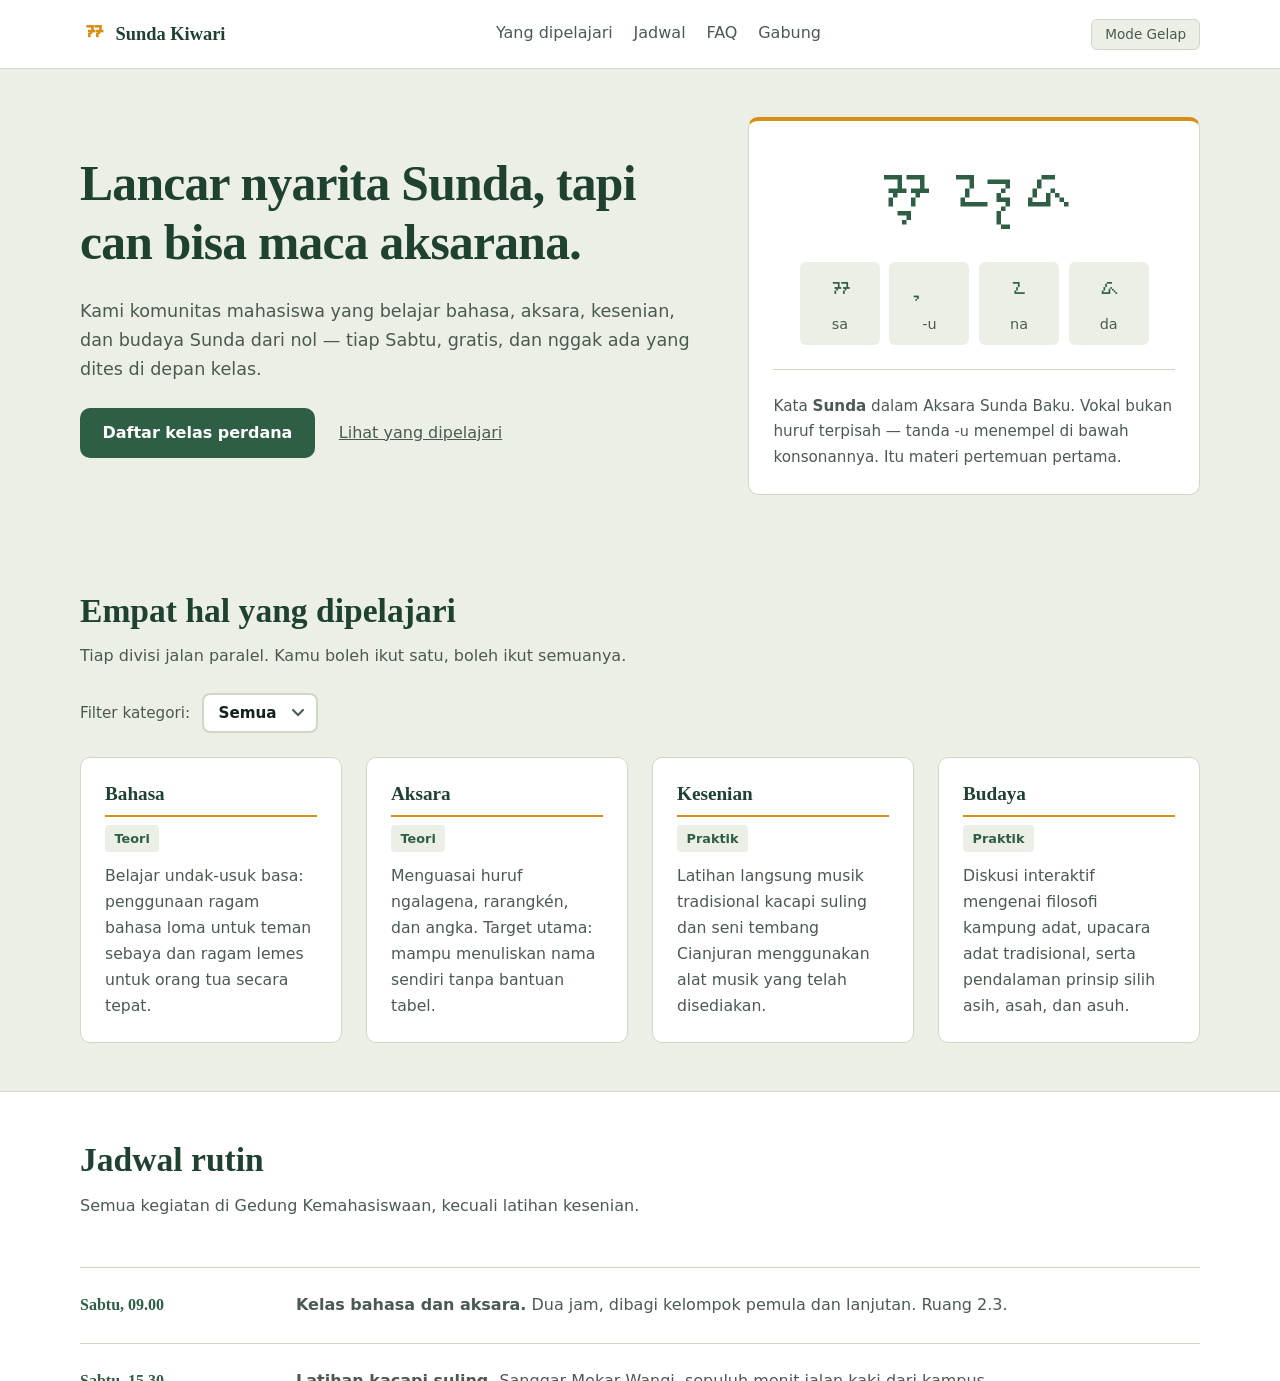
<file: index.html>
<!DOCTYPE html>
<html lang="id">
<head>
  <meta charset="UTF-8">
  <meta http-equiv="refresh" content="0; url='week2/index.html'">
</head>
<body>
  <p>Mengalihkan... <a href="week2/index.html">Mini project praktikum 2</a></p>
</body>
</html>
</file>
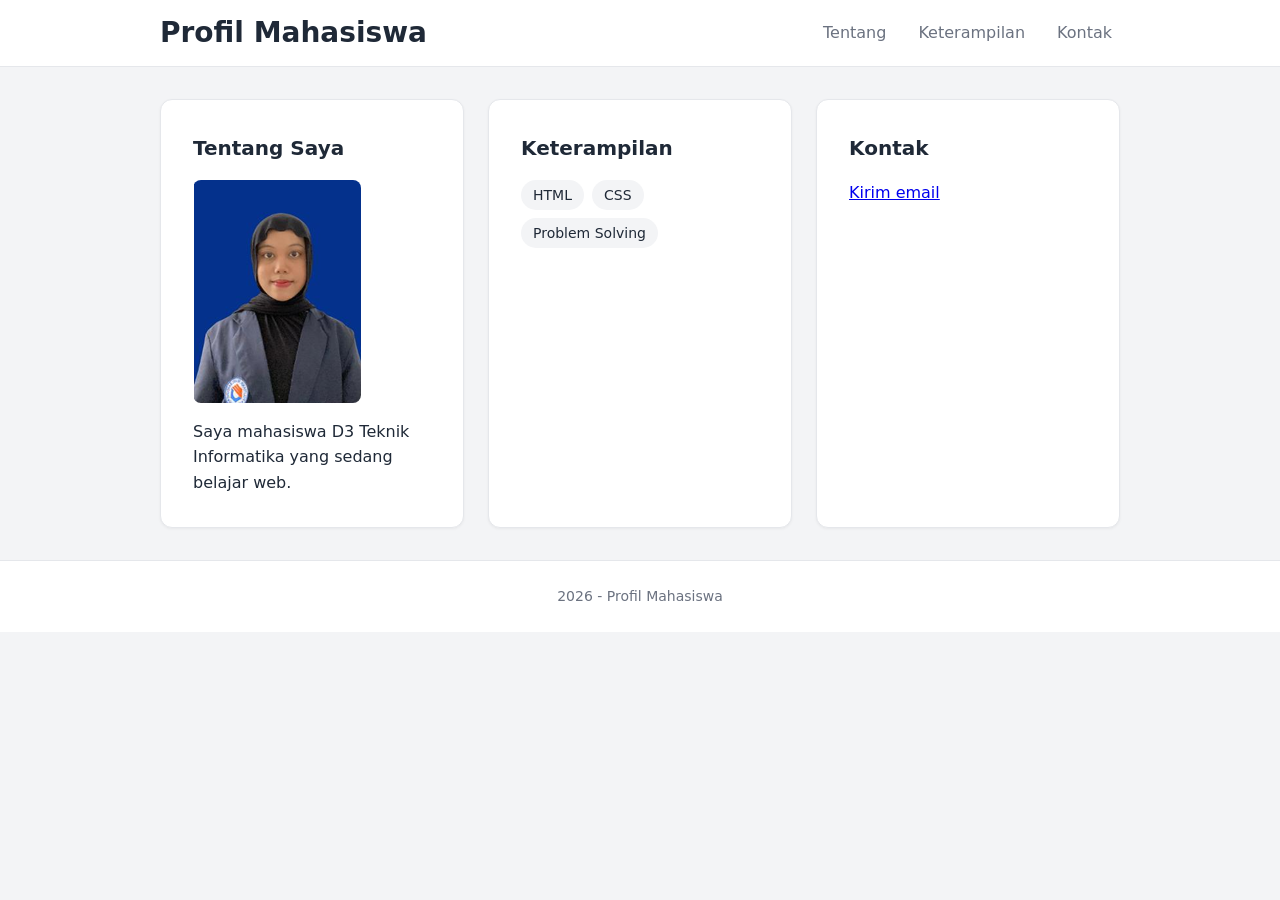
<file: praktikum-modul01-017-Maulida/index.html>
<!DOCTYPE html>
<html lang="id">
<head>
    <meta charset="UTF-8">
    <meta name="viewport" content="width=device-width, initial-scale=1.0">
    <title>Profil Mahasiswa</title>
    <link rel="stylesheet" href="css/style.css">
</head>
<body>
    <header>
        <div class="container nav-wrapper">
            <h1>Profil Mahasiswa</h1>
            <nav aria-label="Navigasi profil">
                <a href="#tentang" class="nav-link">Tentang</a>
                <a href="#keterampilan" class="nav-link">Keterampilan</a>
                <a href="#kontak" class="nav-link">Kontak</a>
            </nav>
        </div>
    </header>

    <main class="container">
        <div class="card-list">
            <section id="tentang" class="card">
                <h2>Tentang Saya</h2>
                <img src="assets/profile.png" alt="Foto profil mahasiswa D3 Teknik Informatika">
                <p>Saya mahasiswa D3 Teknik Informatika yang sedang belajar web.</p>
            </section>

            <section id="keterampilan" class="card">
                <h2>Keterampilan</h2>
                <ul>
                    <li>HTML</li>
                    <li>CSS</li>
                    <li>Problem Solving</li>
                </ul>
            </section>

            <section id="kontak" class="card">
                <h2>Kontak</h2>
                <p><a href="mailto:mahasiswa@example.com">Kirim email</a></p>
            </section>
        </div>
    </main>

    <footer>
        <div class="container">
            <p>2026 - Profil Mahasiswa</p>
        </div>
    </footer>
</body>
</html>
</file>
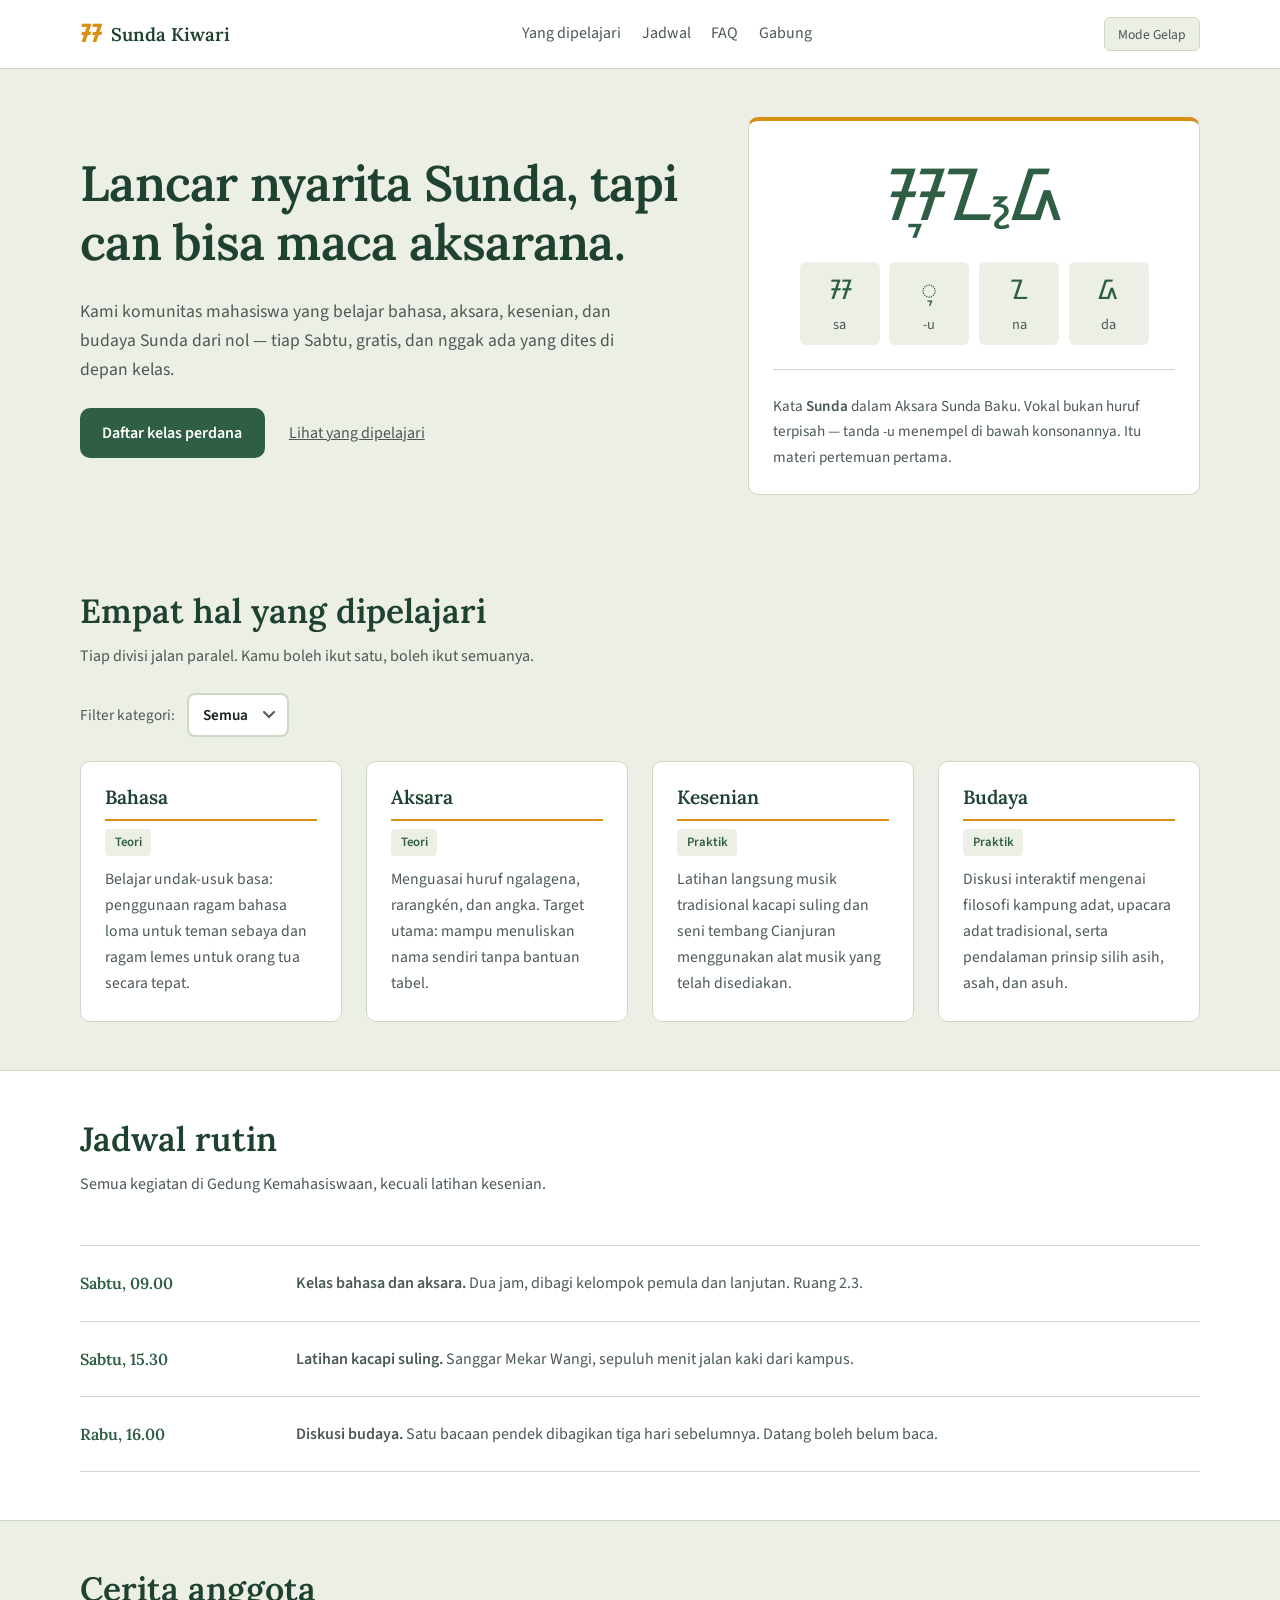
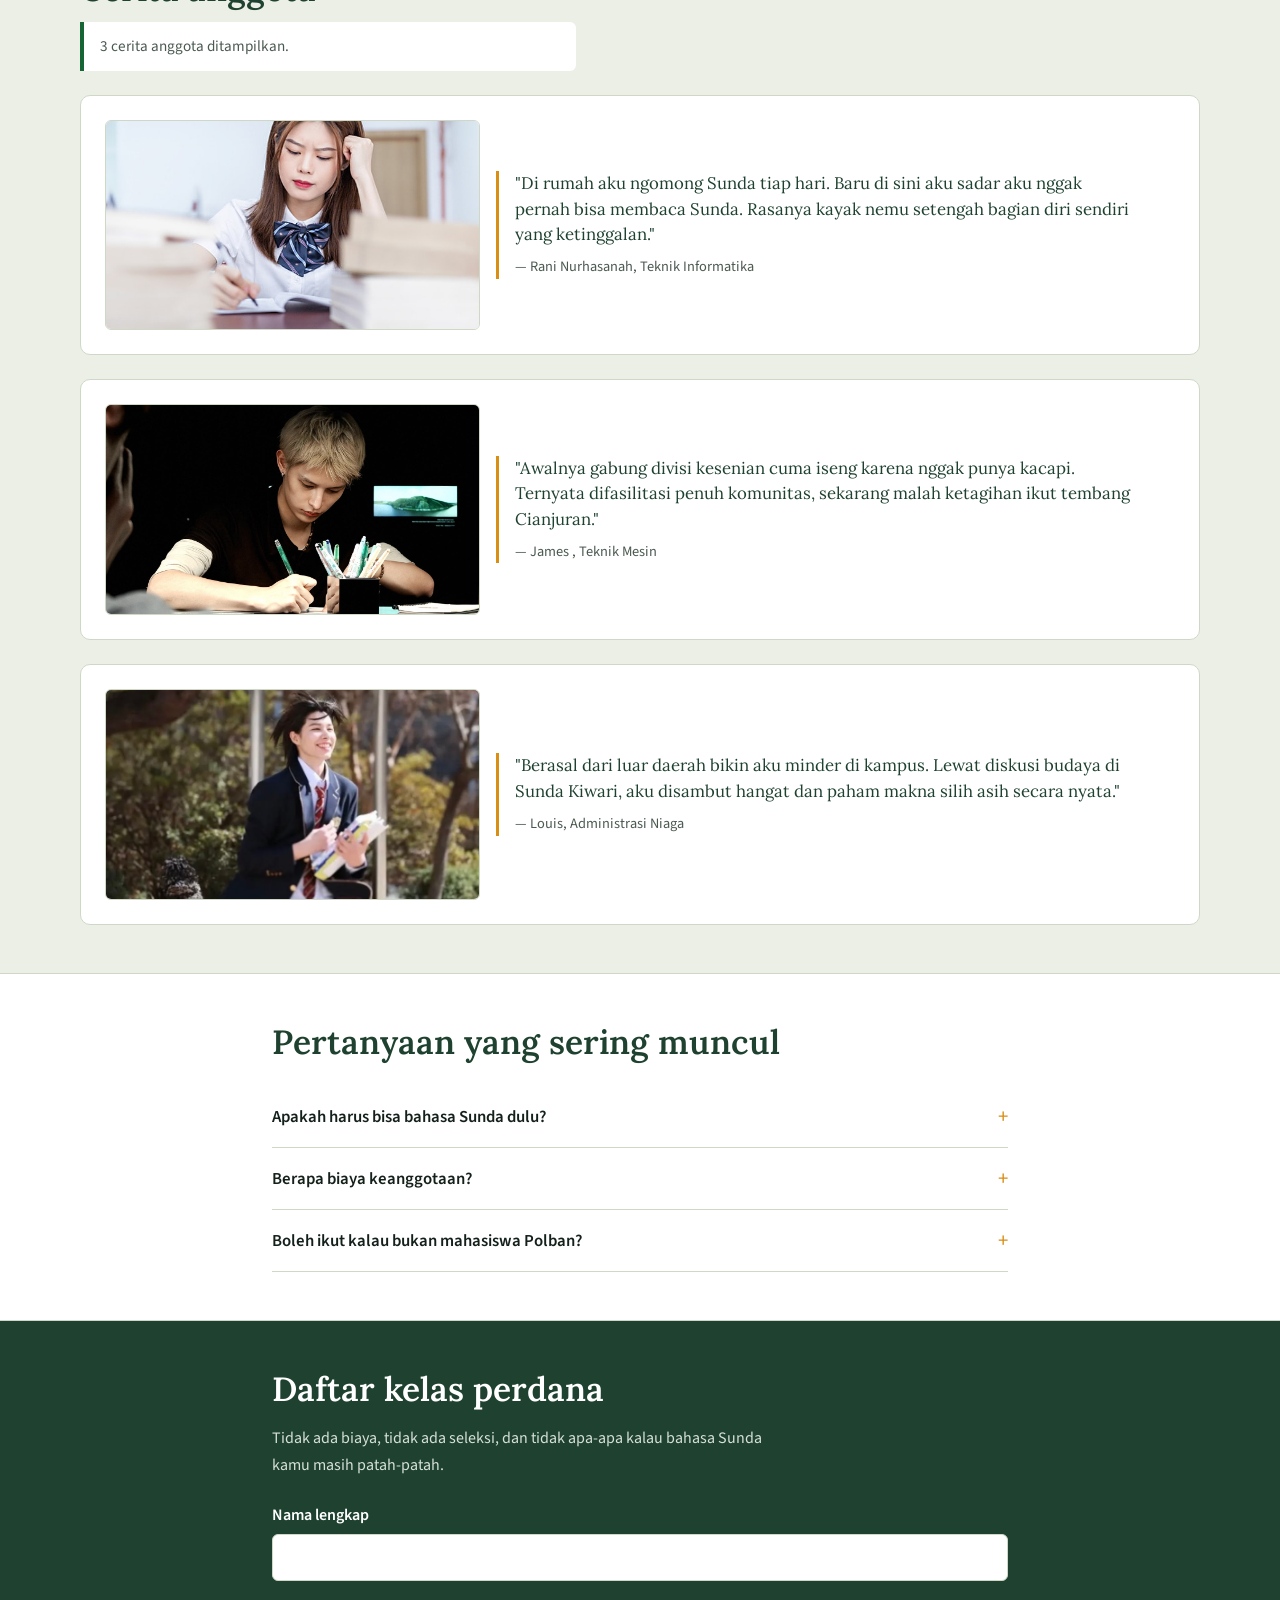
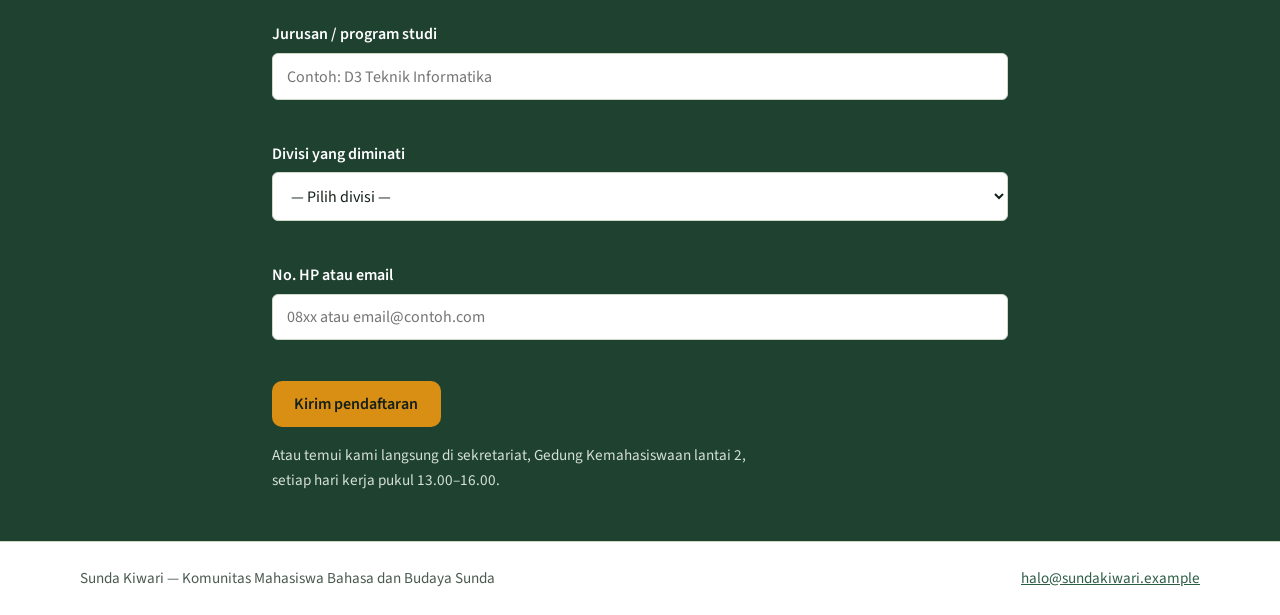
<file: week2/index.html>
<!doctype html>
<html lang="id">
<head>
  <meta charset="utf-8">
  <meta name="viewport" content="width=device-width, initial-scale=1">
  <title>Sunda Kiwari — Komunitas Mahasiswa Bahasa dan Budaya Sunda</title>
  <meta name="description"
        content="Komunitas mahasiswa yang belajar bahasa, aksara, kesenian, dan budaya Sunda bareng-bareng. Kelas rutin, gratis, terbuka untuk pemula.">
  <link rel="preconnect" href="https://fonts.googleapis.com">
  <link rel="preconnect" href="https://fonts.gstatic.com" crossorigin>
  <link rel="stylesheet"
        href="https://fonts.googleapis.com/css2?family=Lora:wght@500;600&family=Source+Sans+3:wght@400;600&family=Noto+Sans+Sundanese&display=swap">
  <link rel="stylesheet" href="css/style.css">
  <script src="js/app.js" defer></script>
</head>
<body>

  <a class="skip-link" href="#utama">Lompat ke konten utama</a>

  <!-- ========== HEADER & NAV ========== -->
  <header class="site-header">
    <div class="container header-bar">
      <a class="brand" href="#utama">
        <span class="brand-mark" aria-hidden="true">ᮞ</span>
        <span class="brand-name">Sunda Kiwari</span>
      </a>

      <button id="nav-toggle" class="nav-toggle" type="button"
              aria-expanded="false" aria-controls="nav-menu"
              aria-label="Buka menu navigasi">
        <span class="hamburger-line" aria-hidden="true"></span>
        <span class="hamburger-line" aria-hidden="true"></span>
        <span class="hamburger-line" aria-hidden="true"></span>
      </button>

      <nav id="nav-menu" aria-label="Navigasi utama">
        <ul class="nav-list">
          <li><a class="nav-link" href="#belajar">Yang dipelajari</a></li>
          <li><a class="nav-link" href="#jadwal">Jadwal</a></li>
          <li><a class="nav-link" href="#faq">FAQ</a></li>
          <li><a class="nav-link" href="#gabung">Gabung</a></li>
        </ul>
      </nav>

      <button id="ubah-tema" class="btn-tema" type="button"
              aria-label="Ubah tema warna">Mode Gelap</button>
    </div>
  </header>

  <!-- ========== MAIN ========== -->
  <main id="utama">

    <!-- HERO -->
    <section class="hero">
      <div class="container hero-grid">
        <div class="hero-text">
          <h1>Lancar nyarita Sunda, tapi can bisa maca aksarana.</h1>
          <p class="hero-lead">
            Kami komunitas mahasiswa yang belajar bahasa, aksara, kesenian, dan budaya
            Sunda dari nol — tiap Sabtu, gratis, dan nggak ada yang dites di depan kelas.
          </p>
          <p class="hero-actions">
            <a class="button" href="#gabung">Daftar kelas perdana</a>
            <a class="link-quiet" href="#belajar">Lihat yang dipelajari</a>
          </p>
        </div>

        <figure class="specimen">
          <p class="specimen-word" lang="su">ᮞᮥᮔ᮪ᮓ</p>
          <ol class="specimen-parts">
            <li><span class="glyph" lang="su" aria-hidden="true">ᮞ</span> <span class="latin">sa</span></li>
            <li><span class="glyph" lang="su" aria-hidden="true">ᮥ</span> <span class="latin">-u</span></li>
            <li><span class="glyph" lang="su" aria-hidden="true">ᮔ</span> <span class="latin">na</span></li>
            <li><span class="glyph" lang="su" aria-hidden="true">ᮓ</span> <span class="latin">da</span></li>
          </ol>
          <figcaption>
            Kata <b>Sunda</b> dalam Aksara Sunda Baku. Vokal bukan huruf terpisah —
            tanda <span class="latin">-u</span> menempel di bawah konsonannya. Itu materi
            pertemuan pertama.
          </figcaption>
        </figure>
      </div>
    </section>

    <!-- DIVISI / YANG DIPELAJARI — rendered by JS from dataDivisi -->
    <section id="belajar" class="section" aria-labelledby="belajar-judul">
      <div class="container">
        <h2 id="belajar-judul">Empat hal yang dipelajari</h2>
        <p class="section-lead">
          Tiap divisi jalan paralel. Kamu boleh ikut satu, boleh ikut semuanya.
        </p>

        <div class="filter-bar">
          <label for="filter-kategori">Filter kategori:</label>
          <select id="filter-kategori">
            <option value="Semua">Semua</option>
            <option value="Teori">Teori</option>
            <option value="Praktik">Praktik</option>
          </select>
        </div>

        <div class="card-list" role="list" aria-label="Daftar divisi">
          <!-- JS renders cards here -->
        </div>
      </div>
    </section>

    <!-- JADWAL -->
    <section id="jadwal" class="section section-alt" aria-labelledby="jadwal-judul">
      <div class="container">
        <h2 id="jadwal-judul">Jadwal rutin</h2>
        <p class="section-lead">
          Semua kegiatan di Gedung Kemahasiswaan, kecuali latihan kesenian.
        </p>

        <dl class="jadwal">
          <div class="jadwal-baris">
            <dt><time datetime="2026-09-19T09:00">Sabtu, 09.00</time></dt>
            <dd>
              <b>Kelas bahasa dan aksara.</b>
              Dua jam, dibagi kelompok pemula dan lanjutan. Ruang 2.3.
            </dd>
          </div>
          <div class="jadwal-baris">
            <dt><time datetime="2026-09-19T15:30">Sabtu, 15.30</time></dt>
            <dd>
              <b>Latihan kacapi suling.</b>
              Sanggar Mekar Wangi, sepuluh menit jalan kaki dari kampus.
            </dd>
          </div>
          <div class="jadwal-baris">
            <dt><time datetime="2026-09-24T16:00">Rabu, 16.00</time></dt>
            <dd>
              <b>Diskusi budaya.</b>
              Satu bacaan pendek dibagikan tiga hari sebelumnya. Datang boleh belum baca.
            </dd>
          </div>
        </dl>
      </div>
    </section>

    <!-- TESTIMONI — loaded async from data/testimoni.json -->
    <section class="section" aria-labelledby="suara-judul">
      <div class="container">
        <h2 id="suara-judul">Cerita anggota</h2>
        <p id="status-aplikasi" class="status-bar" role="status"
           aria-live="polite" data-state="idle">Menunggu pemuatan cerita.</p>
        <button id="btn-coba-lagi" class="button button-kecil" type="button" hidden>Coba lagi</button>
        <div id="kontainer-testimoni" class="testimoni-list">
          <!-- JS renders testimoni here -->
        </div>
      </div>
    </section>

    <!-- FAQ ACCORDION -->
    <section id="faq" class="section section-alt" aria-labelledby="faq-judul">
      <div class="container narrow">
        <h2 id="faq-judul">Pertanyaan yang sering muncul</h2>

        <div class="accordion">
          <div class="accordion-item">
            <h3>
              <button class="accordion-trigger" type="button"
                      aria-expanded="false" aria-controls="faq-panel-1">
                Apakah harus bisa bahasa Sunda dulu?
              </button>
            </h3>
            <div id="faq-panel-1" class="accordion-panel" role="region" hidden>
              <p>
                Tidak. Kelas pemula dimulai dari dasar, termasuk untuk mahasiswa
                yang berasal dari luar Jawa Barat dan belum pernah ngomong Sunda sama sekali.
              </p>
            </div>
          </div>

          <div class="accordion-item">
            <h3>
              <button class="accordion-trigger" type="button"
                      aria-expanded="false" aria-controls="faq-panel-2">
                Berapa biaya keanggotaan?
              </button>
            </h3>
            <div id="faq-panel-2" class="accordion-panel" role="region" hidden>
              <p>
                Gratis. Semua kegiatan rutin tidak dipungut biaya. Untuk kegiatan khusus
                seperti kunjungan ke kampung adat, biaya transport ditanggung bersama.
              </p>
            </div>
          </div>

          <div class="accordion-item">
            <h3>
              <button class="accordion-trigger" type="button"
                      aria-expanded="false" aria-controls="faq-panel-3">
                Boleh ikut kalau bukan mahasiswa Polban?
              </button>
            </h3>
            <div id="faq-panel-3" class="accordion-panel" role="region" hidden>
              <p>
                Untuk saat ini kelas rutin terbuka untuk mahasiswa aktif Polban.
                Kegiatan terbuka seperti pameran aksara dan pentas seni diumumkan
                melalui media sosial dan boleh dihadiri siapa saja.
              </p>
            </div>
          </div>
        </div>
      </div>
    </section>

    <!-- FORM PENDAFTARAN / CTA -->
    <section id="gabung" class="section cta" aria-labelledby="gabung-judul">
      <div class="container narrow">
        <h2 id="gabung-judul">Daftar kelas perdana</h2>
        <p>
          Tidak ada biaya, tidak ada seleksi, dan tidak apa-apa kalau bahasa Sunda
          kamu masih patah-patah.
        </p>

        <form id="form-pendaftaran" class="form-daftar" novalidate>
          <div class="form-field">
            <label for="input-nama">Nama lengkap</label>
            <input id="input-nama" name="nama" type="text"
                   autocomplete="name" required
                   aria-describedby="error-nama">
            <small id="error-nama" class="error" aria-live="polite"></small>
          </div>

          <div class="form-field">
            <label for="input-jurusan">Jurusan / program studi</label>
            <input id="input-jurusan" name="jurusan" type="text"
                   required placeholder="Contoh: D3 Teknik Informatika"
                   aria-describedby="error-jurusan">
            <small id="error-jurusan" class="error" aria-live="polite"></small>
          </div>

          <div class="form-field">
            <label for="input-divisi">Divisi yang diminati</label>
            <select id="input-divisi" name="divisi" required
                    aria-describedby="error-divisi">
              <option value="">— Pilih divisi —</option>
              <option value="Bahasa">Bahasa</option>
              <option value="Aksara">Aksara</option>
              <option value="Kesenian">Kesenian</option>
              <option value="Budaya">Budaya</option>
            </select>
            <small id="error-divisi" class="error" aria-live="polite"></small>
          </div>

          <div class="form-field">
            <label for="input-kontak">No. HP atau email</label>
            <input id="input-kontak" name="kontak" type="text"
                   required placeholder="08xx atau email@contoh.com"
                   aria-describedby="error-kontak">
            <small id="error-kontak" class="error" aria-live="polite"></small>
          </div>

          <button type="submit" class="button button-terang">Kirim pendaftaran</button>
        </form>

        <p class="cta-catatan">
          Atau temui kami langsung di sekretariat, Gedung Kemahasiswaan lantai 2,
          setiap hari kerja pukul 13.00–16.00.
        </p>
      </div>
    </section>

  </main>

  <!-- ========== FOOTER ========== -->
  <footer class="site-footer">
    <div class="container footer-bar">
      <p class="footer-nama">Sunda Kiwari — Komunitas Mahasiswa Bahasa dan Budaya Sunda</p>
      <p class="footer-kontak">
        <a href="mailto:halo@sundakiwari.example">halo@sundakiwari.example</a>
      </p>
    </div>
  </footer>

  <!-- BACK TO TOP -->
  <button id="back-to-top" class="back-to-top" type="button" aria-label="Kembali ke atas">&#8593;</button>

</body>
</html>
</file>
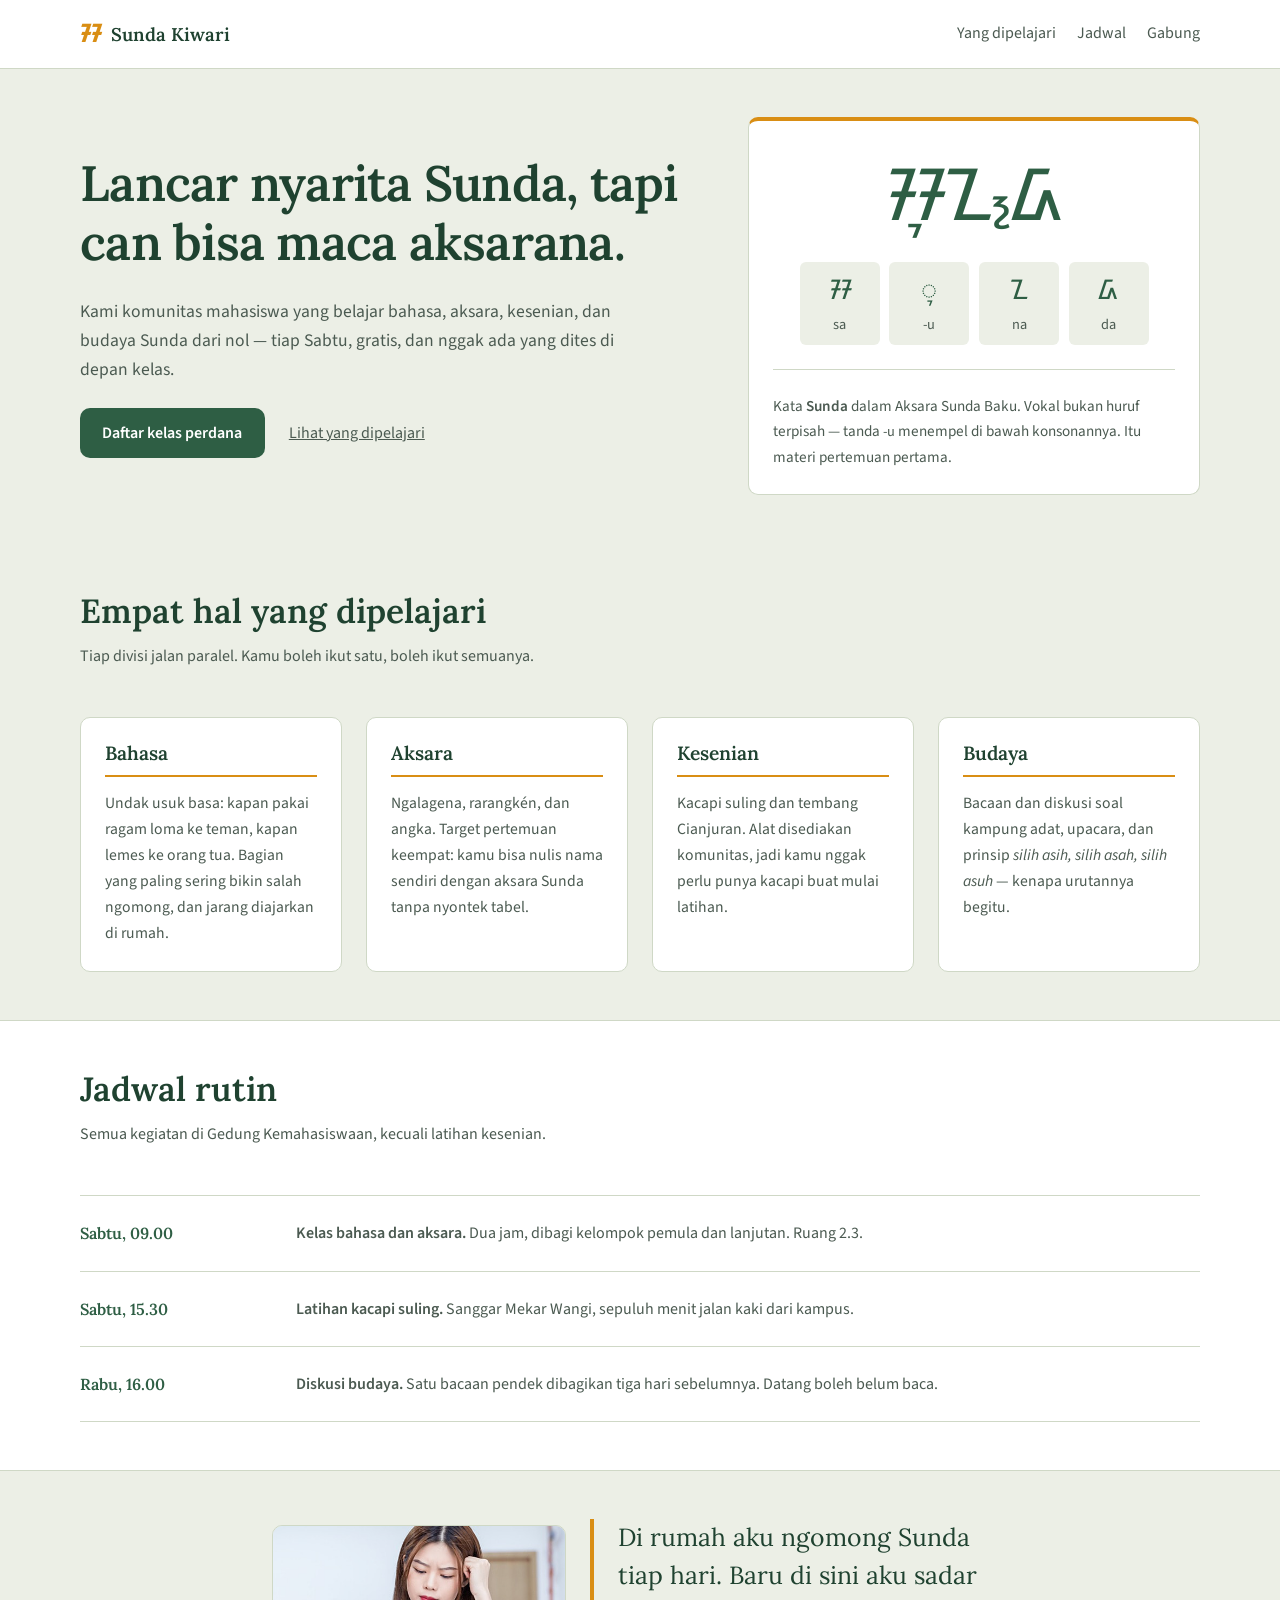
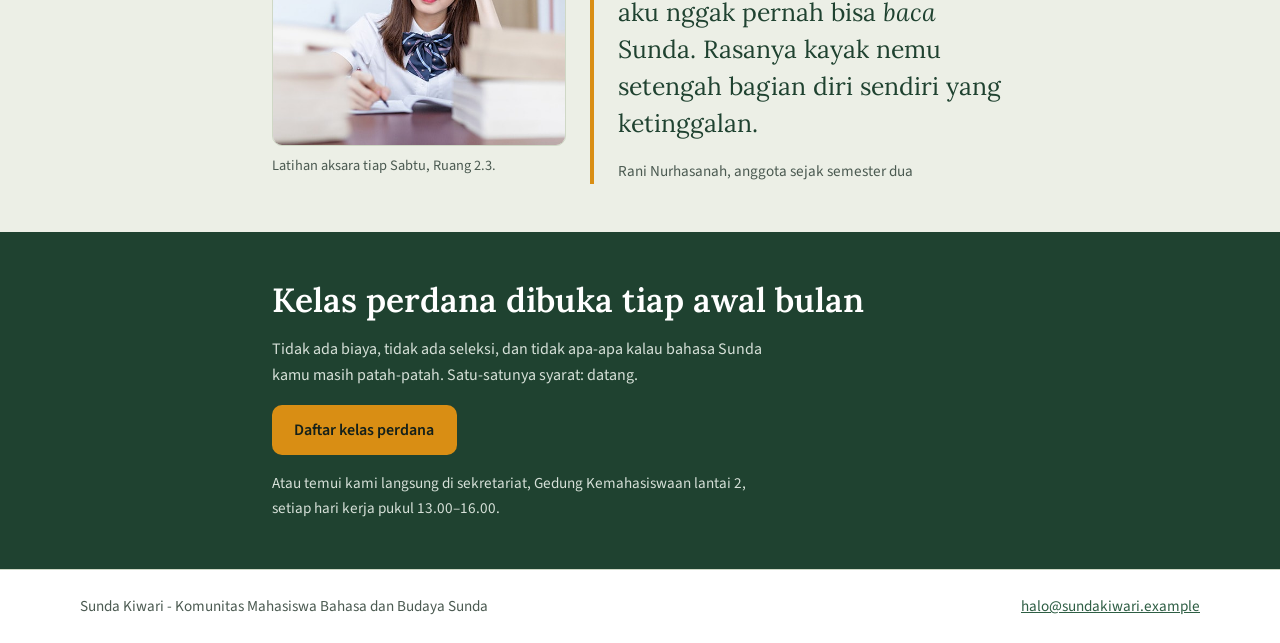
<file: week1/251511017_Maulida Nur Afifah_Project_Modul1.zip/index.html>
<!doctype html>
<html lang="id">
<head>
  <meta charset="utf-8">
  <meta name="viewport" content="width=device-width, initial-scale=1">
  <title>Sunda Kiwari</title>
  <meta name="description"
        content="Komunitas mahasiswa yang belajar bahasa, aksara, kesenian, dan budaya Sunda bareng-bareng. Kelas rutin, gratis, terbuka untuk pemula.">
  <link rel="preconnect" href="https://fonts.googleapis.com">
  <link rel="preconnect" href="https://fonts.gstatic.com" crossorigin>
  <link rel="stylesheet"
        href="https://fonts.googleapis.com/css2?family=Lora:wght@500;600&family=Source+Sans+3:wght@400;600&family=Noto+Sans+Sundanese&display=swap">
  <link rel="stylesheet" href="css/style.css">
</head>
<body>

  <a class="skip-link" href="#utama">Lompat ke konten utama</a>

  <header class="site-header">
    <div class="container header-bar">
      <a class="brand" href="#utama">
        <span class="brand-mark" aria-hidden="true">ᮞ</span>
        <span class="brand-name">Sunda Kiwari</span>
      </a>
      <nav aria-label="Navigasi utama">
        <ul class="nav-list">
          <li><a class="nav-link" href="#belajar">Yang dipelajari</a></li>
          <li><a class="nav-link" href="#jadwal">Jadwal</a></li>
          <li><a class="nav-link" href="#gabung">Gabung</a></li>
        </ul>
      </nav>
    </div>
  </header>

  <main id="utama">

    <section class="hero">
      <div class="container hero-grid">
        <div class="hero-text">
          <h1>Lancar nyarita Sunda, tapi can bisa maca aksarana.</h1>
          <p class="hero-lead">
            Kami komunitas mahasiswa yang belajar bahasa, aksara, kesenian, dan budaya
            Sunda dari nol — tiap Sabtu, gratis, dan nggak ada yang dites di depan kelas.
          </p>
          <p class="hero-actions">
            <a class="button" href="#gabung">Daftar kelas perdana</a>
            <a class="link-quiet" href="#belajar">Lihat yang dipelajari</a>
          </p>
        </div>

        <figure class="specimen">
          <p class="specimen-word" lang="su">ᮞᮥᮔ᮪ᮓ</p>
          <ol class="specimen-parts">
            <li><span class="glyph" lang="su" aria-hidden="true">ᮞ</span> <span class="latin">sa</span></li>
            <li><span class="glyph" lang="su" aria-hidden="true">ᮥ</span> <span class="latin">-u</span></li>
            <li><span class="glyph" lang="su" aria-hidden="true">ᮔ</span> <span class="latin">na</span></li>
            <li><span class="glyph" lang="su" aria-hidden="true">ᮓ</span> <span class="latin">da</span></li>
          </ol>
          <figcaption>
            Kata <b>Sunda</b> dalam Aksara Sunda Baku. Vokal bukan huruf terpisah —
            tanda <span class="latin">-u</span> menempel di bawah konsonannya. Itu materi
            pertemuan pertama.
          </figcaption>
        </figure>
      </div>
    </section>

    <section id="belajar" class="section" aria-labelledby="belajar-judul">
      <div class="container">
        <h2 id="belajar-judul">Empat hal yang dipelajari</h2>
        <p class="section-lead">
          Tiap divisi jalan paralel. Kamu boleh ikut satu, boleh ikut semuanya.
        </p>

        <ul class="card-list">
          <li class="card">
            <h3>Bahasa</h3>
            <p>
              Undak usuk basa: kapan pakai ragam loma ke teman, kapan lemes ke orang tua.
              Bagian yang paling sering bikin salah ngomong, dan jarang diajarkan di rumah.
            </p>
          </li>
          <li class="card">
            <h3>Aksara</h3>
            <p>
              Ngalagena, rarangkén, dan angka. Target pertemuan keempat: kamu bisa nulis
              nama sendiri dengan aksara Sunda tanpa nyontek tabel.
            </p>
          </li>
          <li class="card">
            <h3>Kesenian</h3>
            <p>
              Kacapi suling dan tembang Cianjuran. Alat disediakan komunitas, jadi kamu
              nggak perlu punya kacapi buat mulai latihan.
            </p>
          </li>
          <li class="card">
            <h3>Budaya</h3>
            <p>
              Bacaan dan diskusi soal kampung adat, upacara, dan prinsip
              <i lang="su">silih asih, silih asah, silih asuh</i> — kenapa urutannya begitu.
            </p>
          </li>
        </ul>
      </div>
    </section>

    <section id="jadwal" class="section section-alt" aria-labelledby="jadwal-judul">
      <div class="container">
        <h2 id="jadwal-judul">Jadwal rutin</h2>
        <p class="section-lead">
          Semua kegiatan di Gedung Kemahasiswaan, kecuali latihan kesenian.
        </p>

        <dl class="jadwal">
          <div class="jadwal-baris">
            <dt><time datetime="2026-09-19T09:00">Sabtu, 09.00</time></dt>
            <dd>
              <b>Kelas bahasa dan aksara.</b>
              Dua jam, dibagi kelompok pemula dan lanjutan. Ruang 2.3.
            </dd>
          </div>
          <div class="jadwal-baris">
            <dt><time datetime="2026-09-19T15:30">Sabtu, 15.30</time></dt>
            <dd>
              <b>Latihan kacapi suling.</b>
              Sanggar Mekar Wangi, sepuluh menit jalan kaki dari kampus.
            </dd>
          </div>
          <div class="jadwal-baris">
            <dt><time datetime="2026-09-24T16:00">Rabu, 16.00</time></dt>
            <dd>
              <b>Diskusi budaya.</b>
              Satu bacaan pendek dibagikan tiga hari sebelumnya. Datang boleh belum baca.
            </dd>
          </div>
        </dl>
      </div>
    </section>

    <section class="section" aria-labelledby="suara-judul">
      <div class="container narrow">
        <h2 id="suara-judul" class="visually-hidden">Cerita anggota</h2>

        <div class="cerita">
          <figure class="cerita-foto">
            <img src="assets/rani-latihan.jpg"
                 alt="Rani menulis aksara Sunda di buku tulis saat latihan komunitas">
            <figcaption>Latihan aksara tiap Sabtu, Ruang 2.3.</figcaption>
          </figure>

          <blockquote class="kutipan">
            <p>
              Di rumah aku ngomong Sunda tiap hari. Baru di sini aku sadar aku nggak pernah
              bisa <i>baca</i> Sunda. Rasanya kayak nemu setengah bagian diri sendiri yang
              ketinggalan.
            </p>
            <footer>Rani Nurhasanah, anggota sejak semester dua</footer>
          </blockquote>
        </div>
      </div>
    </section>

    <section id="gabung" class="section cta" aria-labelledby="gabung-judul">
      <div class="container narrow">
        <h2 id="gabung-judul">Kelas perdana dibuka tiap awal bulan</h2>
        <p>
          Tidak ada biaya, tidak ada seleksi, dan tidak apa-apa kalau bahasa Sunda kamu
          masih patah-patah. Satu-satunya syarat: datang.
        </p>
        <p>
          <a class="button button-terang" href="#gabung">Daftar kelas perdana</a>
        </p>
        <p class="cta-catatan">
          Atau temui kami langsung di sekretariat, Gedung Kemahasiswaan lantai 2,
          setiap hari kerja pukul 13.00–16.00.
        </p>
      </div>
    </section>

  </main>

  <footer class="site-footer">
    <div class="container footer-bar">
      <p class="footer-nama">Sunda Kiwari - Komunitas Mahasiswa Bahasa dan Budaya Sunda</p>
      <p class="footer-kontak">
        <a href="mailto:halo@sundakiwari.example">halo@sundakiwari.example</a>
      </p>
    </div>
  </footer>

</body>
</html>
</file>
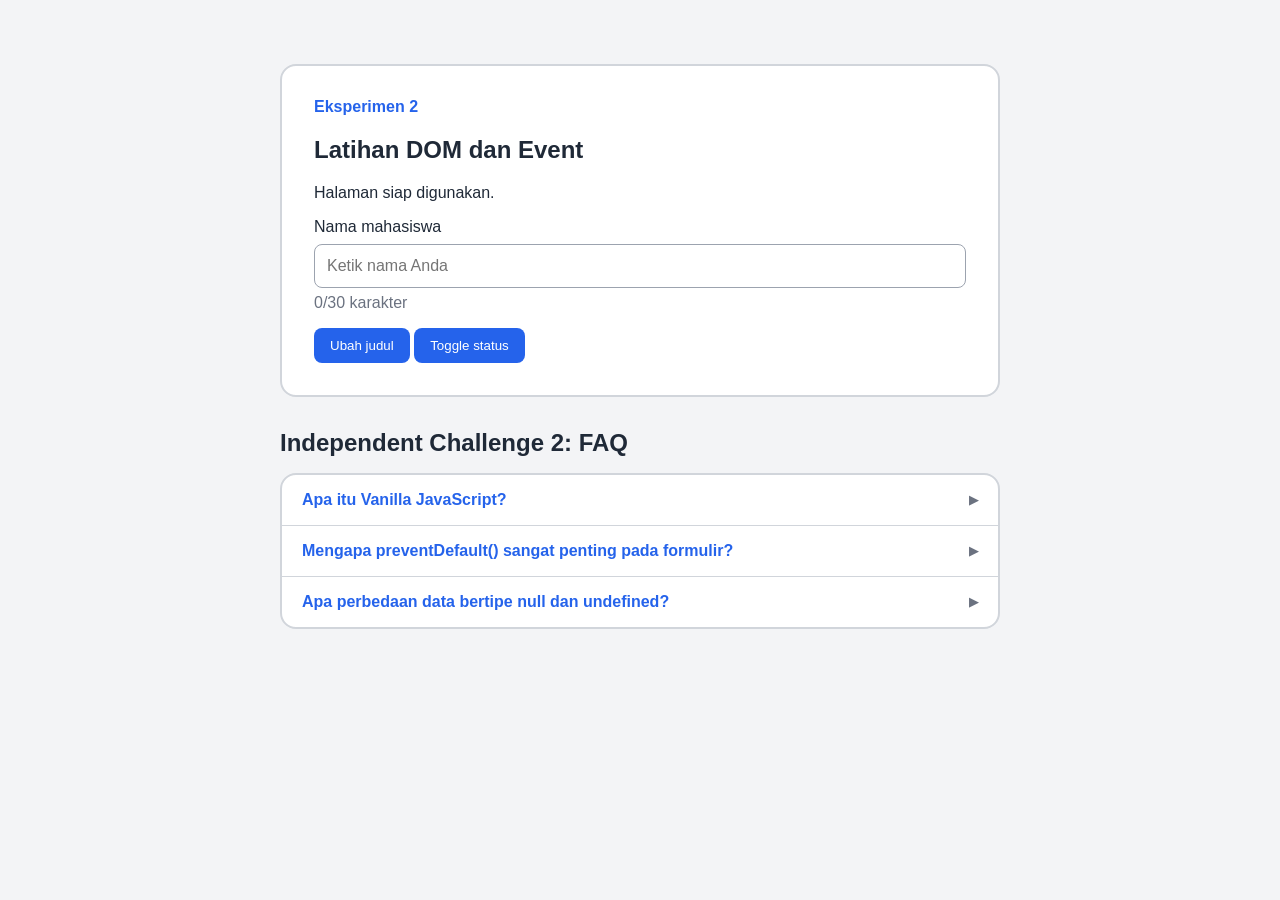
<file: week2/eksperimen-2-dom-event/index.html>
<!doctype html> 
<html lang="id"> 
<head> 
  <meta charset="utf-8"> 
  <meta name="viewport" content="width=device-width, initial-scale=1"> 
  <title>Eksperimen DOM dan Event</title> 
  <link rel="stylesheet" href="css/style.css"> 
</head> 
<body> 
  <main class="container"> 
    <section class="praktikum-card" aria-labelledby="judul-utama"> 
      <p class="label">Eksperimen 2</p> 
      <h1 id="judul-utama">Latihan DOM dan Event</h1> 
  
      <p id="statuss" aria-live="polite"> 
        Halaman siap digunakan. 
      </p> 
  
      <label for="nama">Nama mahasiswa</label> 
      <input id="nama" name="nama" type="text" 
             maxlength="30" 
             placeholder="Ketik nama Anda"> 
      <p class="counter"> 
        <span id="jumlah-karakter">0</span>/30 karakter 
      </p> 
  
      <div class="actions"> 
        <button id="ubah-judul" type="button"> 
          Ubah judul 
        </button> 
        <button id="toggle-status" type="button" 
                aria-pressed="false"> 
          Toggle status 
        </button> 
      </div> 
    </section> 

    <section class="accordion-section" aria-label="FAQ Accordion">
      <h2>Independent Challenge 2: FAQ</h2>
      <div class="accordion">
        
        <!-- Item FAQ 1 -->
        <div class="accordion-item">
          <h3 class="accordion-header">
            <button type="button" class="accordion-trigger" aria-expanded="false" aria-controls="faq-ans-1">
              Apa itu Vanilla JavaScript?
            </button>
          </h3>
          <div id="faq-ans-1" class="accordion-panel" role="region" hidden>
            <div class="accordion-content">
              <p>Vanilla JavaScript adalah istilah untuk penggunaan bahasa pemrograman JavaScript murni tanpa menggunakan library tambahan seperti jQuery atau framework seperti React dan Vue.</p>
            </div>
          </div>
        </div>

        <!-- Item FAQ 2 -->
        <div class="accordion-item">
          <h3 class="accordion-header">
            <button type="button" class="accordion-trigger" aria-expanded="false" aria-controls="faq-ans-2">
              Mengapa preventDefault() sangat penting pada formulir?
            </button>
          </h3>
          <div id="faq-ans-2" class="accordion-panel" role="region" hidden>
            <div class="accordion-content">
              <p>Fungsi preventDefault() digunakan untuk menghentikan aksi bawaan browser, seperti memuat ulang halaman ketika tombol submit ditekan, sehingga proses validasi dapat ditangani terlebih dahulu oleh JavaScript.</p>
            </div>
          </div>
        </div>

        <!-- Item FAQ 3 -->
        <div class="accordion-item">
          <h3 class="accordion-header">
            <button type="button" class="accordion-trigger" aria-expanded="false" aria-controls="faq-ans-3">
              Apa perbedaan data bertipe null dan undefined?
            </button>
          </h3>
          <div id="faq-ans-3" class="accordion-panel" role="region" hidden>
            <div class="accordion-content">
              <p>Null adalah nilai kosong yang sengaja diberikan pada suatu variabel, sedangkan undefined berarti sebuah variabel telah dideklarasikan tetapi belum memiliki nilai apa pun.</p>
            </div>
          </div>
        </div>

      </div>
    </section>
  </main> 
  
  <script src="js/app.js" defer></script> 
</body> 
</html>
</file>
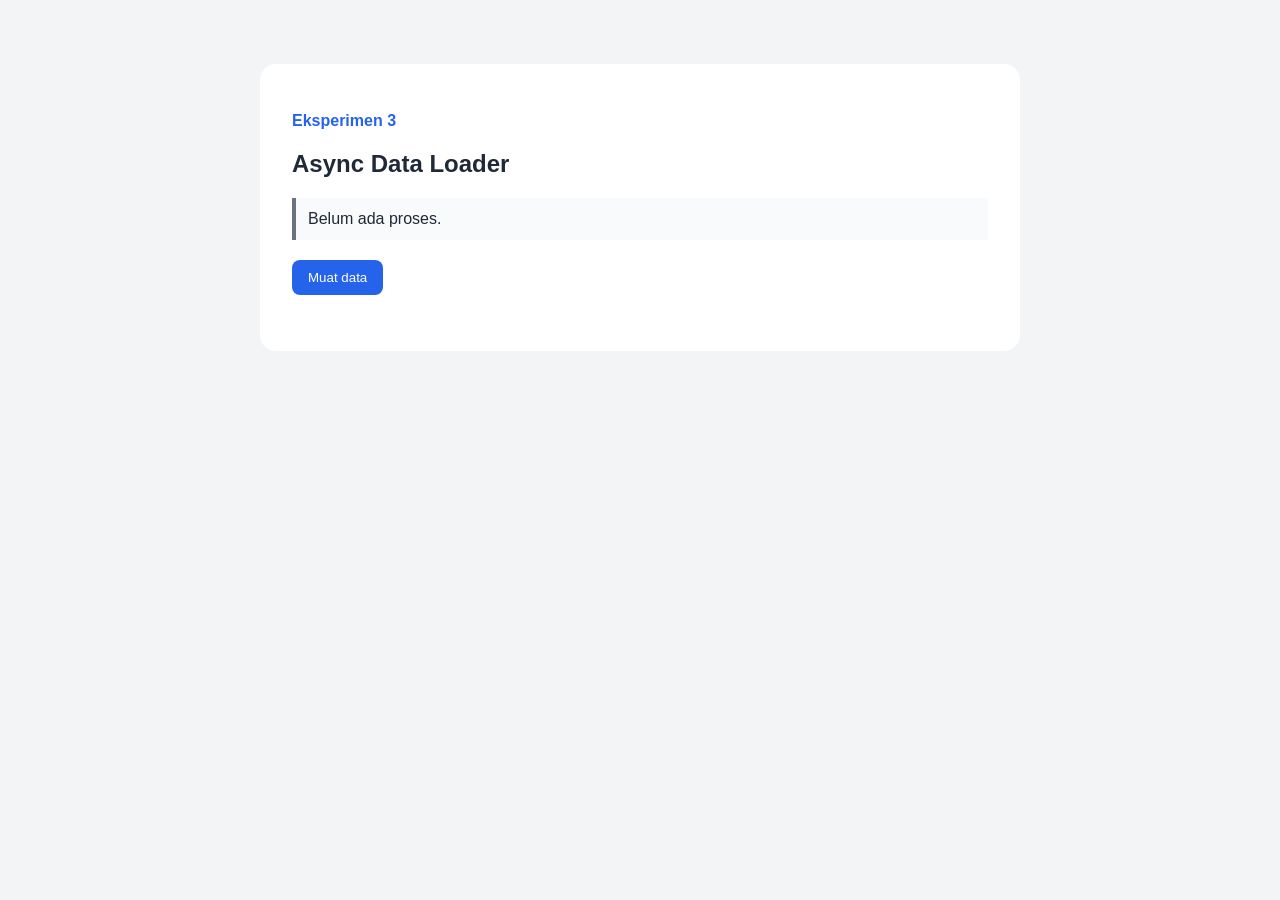
<file: week2/eksperimen-3-async/index.html>
<!doctype html> 
<html lang="id"> 
<head> 
  <meta charset="utf-8"> 
  <meta name="viewport" 
        content="width=device-width, initial-scale=1"> 
  <title>Eksperimen Asynchronous JavaScript</title> 
  <link rel="stylesheet" href="css/style.css"> 
</head> 
<body> 
  <main class="container"> 
    <section class="praktikum-card" 
             aria-labelledby="judul-utama"> 
      <p class="label">Eksperimen 3</p> 
      <h1 id="judul-utama">Async Data Loader</h1> 
      <p id="status" class="status" data-state="idle" 
         role="status" aria-live="polite"> 
        Belum ada proses. 
      </p> 
  
      <button id="muat-data" type="button"> 
        Muat data 
      </button> 
  
      <section id="daftar-fitur" class="grid" 
               aria-label="Daftar fitur"></section> 
    </section> 
  </main> 
  
  <script src="js/app.js" defer></script> 
</body> 
</html>
</file>
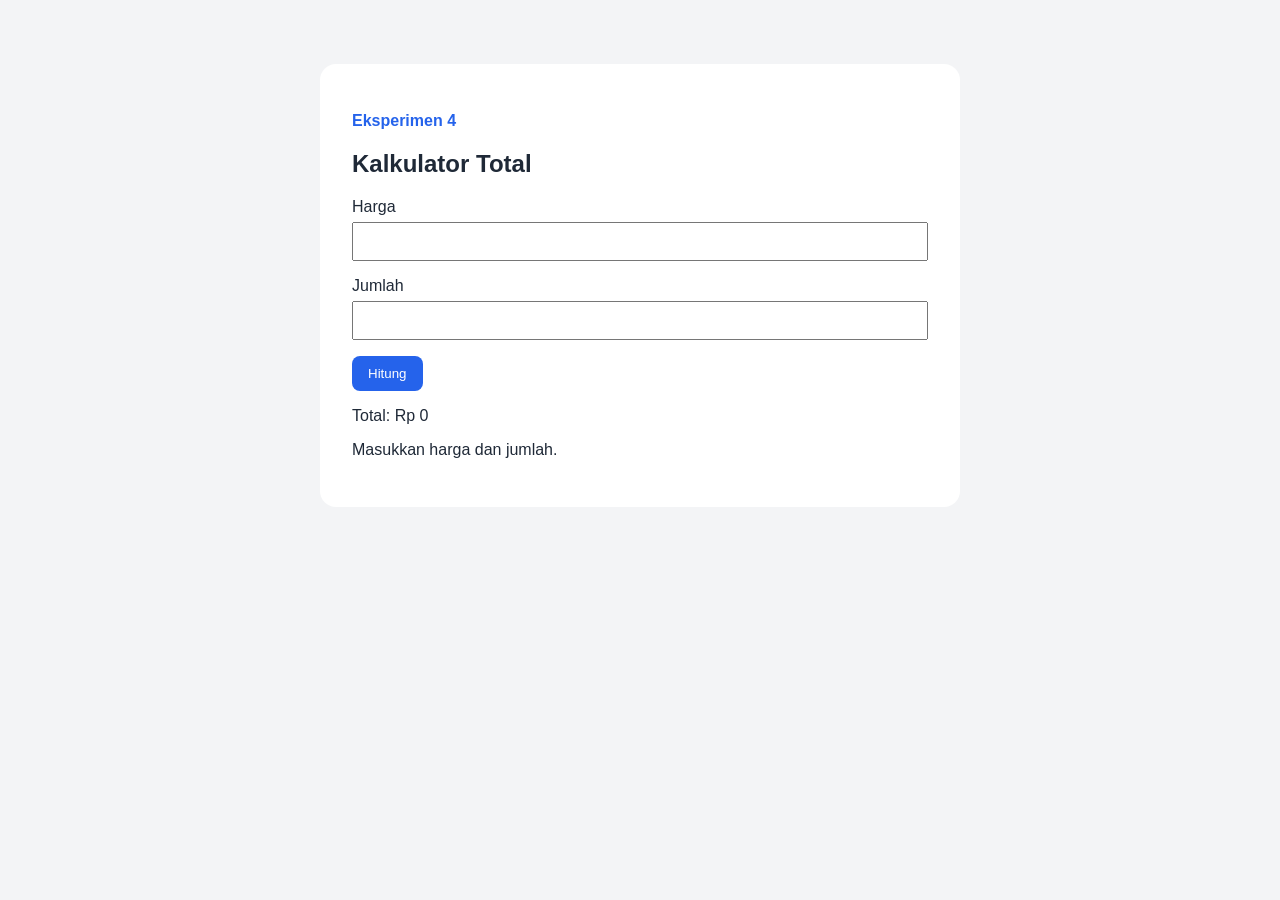
<file: week2/eksperimen-4-debugging/index.html>
<!doctype html> 
<html lang="id"> 
<head> 
  <meta charset="utf-8"> 
  <meta name="viewport" 
        content="width=device-width, initial-scale=1"> 
  <title>Eksperimen Diagnosis Error</title> 
  <link rel="stylesheet" href="css/style.css"> 
</head> 
<body> 
  <main class="container"> 
    <section class="praktikum-card" 
             aria-labelledby="judul-utama"> 
      <p class="label">Eksperimen 4</p> 
      <h1 id="judul-utama">Kalkulator Total</h1> 
  
      <form id="form-hitung"> 
        <label for="harga">Harga</label> 
        <input id="harga" name="harga" type="number" 
               min="1" required> 
  
        <label for="jumlah">Jumlah</label> 
        <input id="jumlah" name="jumlah" type="number" 
               min="1" required> 
  
        <button id="hitung" type="submit">Hitung</button> 
      </form> 
  
      <p>Total: Rp <output id="hasil">0</output></p> 
      <p id="pesan" role="status" aria-live="polite"> 
        Masukkan harga dan jumlah. 
      </p> 
    </section> 
  </main> 
  
  <script src="js/app.js" defer></script> 
</body> 
</html>
</file>
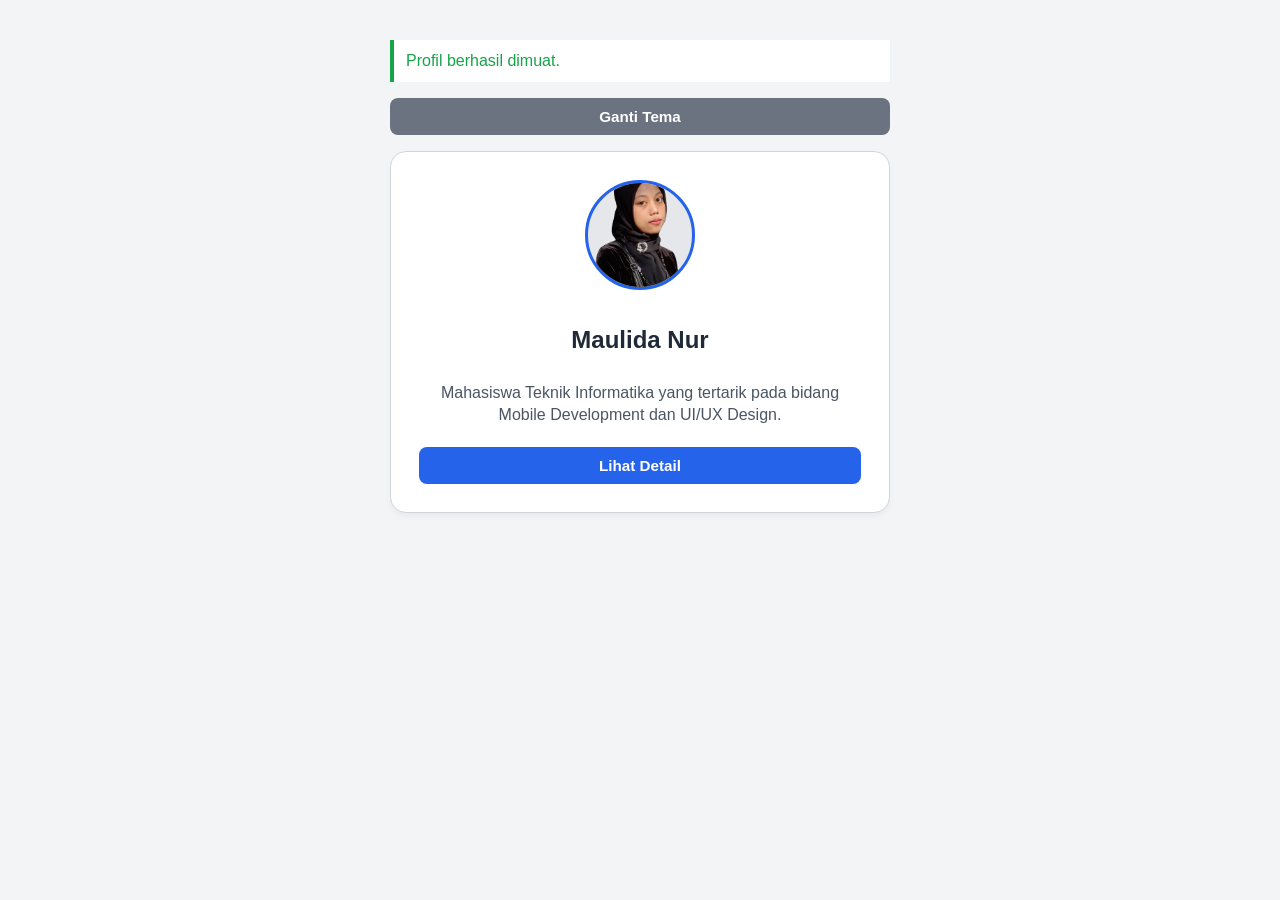
<file: week2/homework/index.html>
<!DOCTYPE html>
<html lang="id">
<head>
  <meta charset="UTF-8">
  <meta name="viewport" content="width=device-width, initial-scale=1.0">
  <title>Homework</title>
  <link rel="stylesheet" href="css/style.css">
</head>
<body>

  <main class="container">
    <div id="status-info" class="status-box" data-state="idle">Siap memuat data.</div>
    <button id="btn-coba-lagi" class="btn-primary" type="button" hidden>Coba Lagi</button>
    <button id="btn-tema" class="btn-secondary" type="button">Ganti Tema</button>

    <article id="profile-card" class="card" hidden>
      <div class="profile-header">
        <img id="foto-profil" src="" alt="Foto Profil" class="avatar">
        <h1 id="nama-profil">Nama Memuat...</h1>
        <p id="bio-profil" class="bio">Bio Memuat...</p>
        
        <button id="btn-detail" class="btn-detail-toggle" type="button" aria-expanded="false" aria-controls="panel-detail">
          Lihat Detail
        </button>
      </div>

      <div id="panel-detail" class="profile-detail" hidden>
        <h2>Keterampilan Pribadi</h2>
        <ul id="daftar-skill" class="skill-list">
          <!-- Item keterampilan dimasukkan dinamis lewat JS -->
        </ul>

        <form id="form-skill" class="skill-form" novalidate>
          <label for="input-skill">Tambah Keterampilan Baru:</label>
          <div class="form-group">
            <input id="input-skill" type="text" placeholder="Contoh: React, Python" aria-invalid="false" aria-describedby="error-skill">
            <button id="btn-tambah" type="submit" class="btn-add">Tambah</button>
          </div>
          <p id="error-skill" class="error-text" aria-live="polite"></p>
        </form>
      </div>
    </article>
  </main>

  <script src="js/app.js" defer></script>
</body>
</html>
</file>
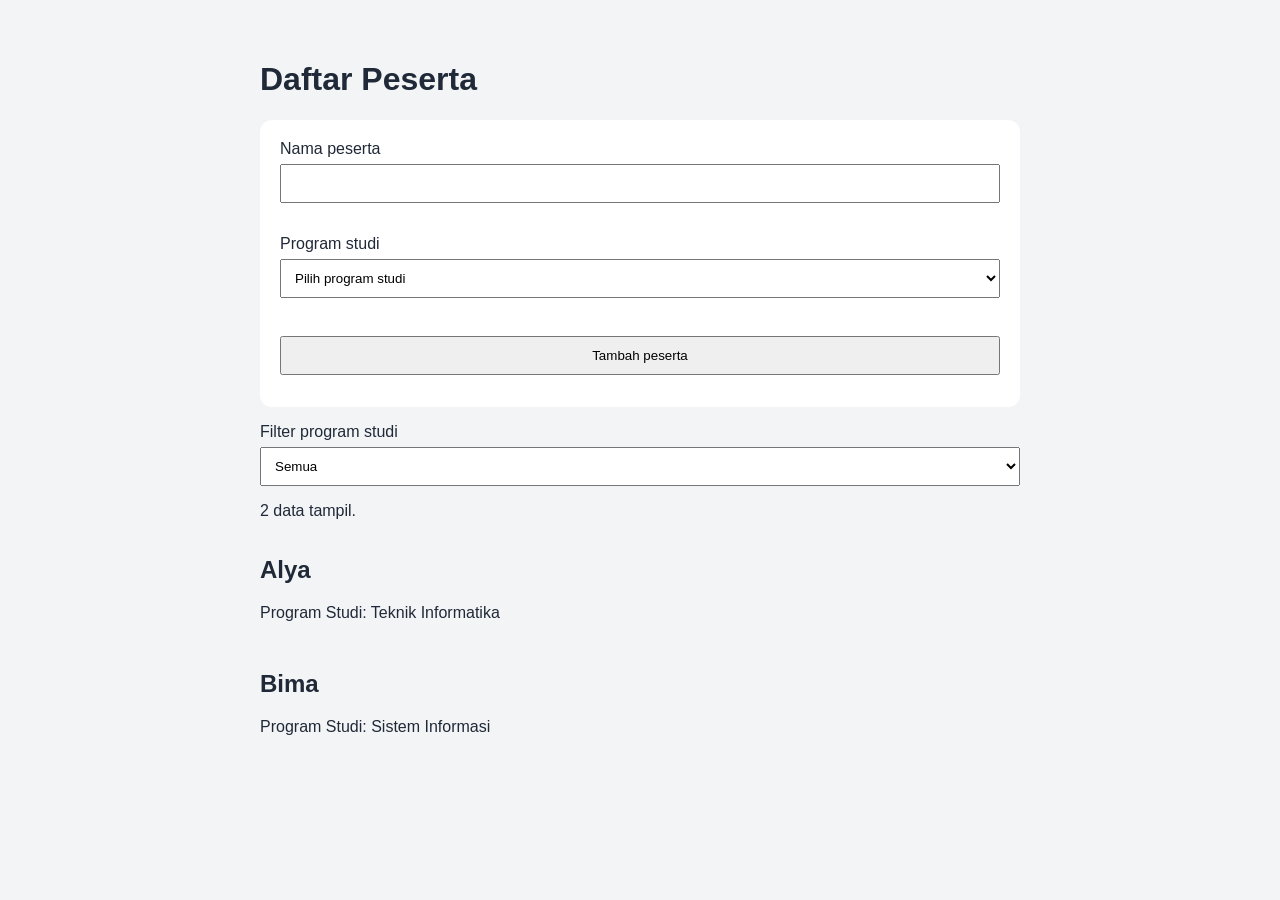
<file: week2/task-2-dom-form/index.html>
<!doctype html> 
<html lang="id"> 
<head> 
  <meta charset="utf-8"> 
  <meta name="viewport" content="width=device-width, initial-scale=1"> 
  <title>Task 2 DOM dan Form</title> 
  <link rel="stylesheet" href="css/style.css"> 
</head> 
<body> 
  <main class="container"> 
    <h1>Daftar Peserta</h1> 
  
    <form id="form-peserta" novalidate> 
      <label for="nama">Nama peserta</label> 
      <input id="nama" name="nama" autocomplete="name" 
             aria-describedby="error-nama" required> 
      <small id="error-nama" class="error"></small> 
  
      <label for="prodi">Program studi</label> 
      <select id="prodi" name="prodi" 
              aria-describedby="error-prodi" required> 
        <option value="">Pilih program studi</option> 
        <option>Teknik Informatika</option> 
        <option>Sistem Informasi</option> 
      </select> 
      <small id="error-prodi" class="error"></small> 
  
      <button type="submit">Tambah peserta</button> 
    </form> 
  
    <label for="filter-prodi">Filter program studi</label> 
    <select id="filter-prodi"> 
      <option value="semua">Semua</option> 
      <option>Teknik Informatika</option> 
      <option>Sistem Informasi</option> 
      <option>Manajemen Informatika</option> 
    </select> 
  
    <p id="status" role="status" aria-live="polite"></p> 
    <section id="daftar-peserta" class="grid" 
             aria-label="Daftar peserta"></section> 
  </main> 
  <script src="js/app.js" defer></script> 
</body> 
</html>
</file>
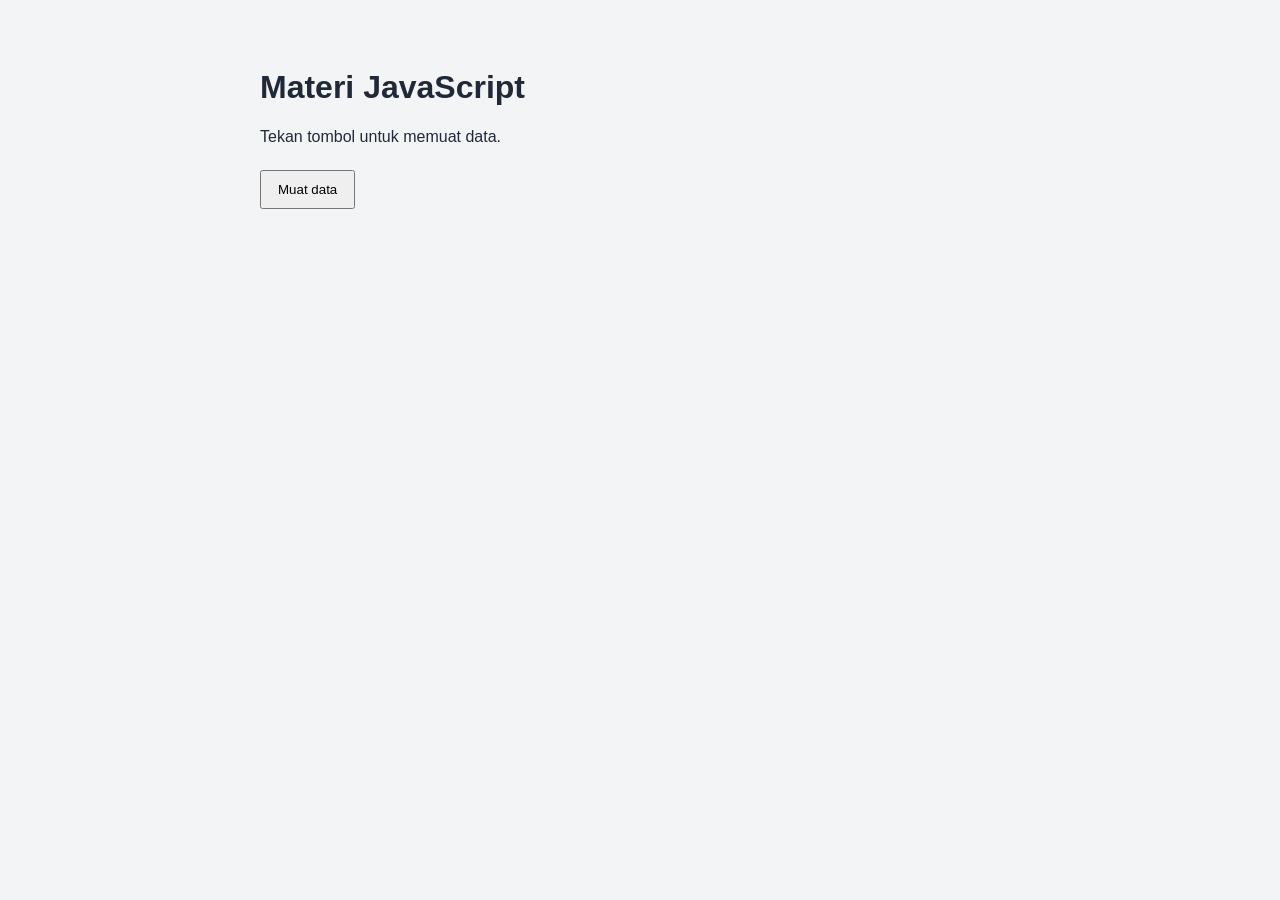
<file: week2/task-3-async-loader/index.html>
<!doctype html> 
<html lang="id"> 
<head> 
  <meta charset="utf-8"> 
  <meta name="viewport" content="width=device-width, initial-scale=1"> 
  <title>Task 3 Async Data Loader</title> 
  <link rel="stylesheet" href="css/style.css"> 
</head> 
<body> 
  <main class="container"> 
    <h1>Materi JavaScript</h1> 
    <p id="status" role="status" aria-live="polite"> 
      Tekan tombol untuk memuat data. 
    </p> 
    <button id="muat" type="button">Muat data</button> 
    <button id="coba-lagi" type="button" hidden>Coba lagi</button> 
    <section id="daftar-materi" class="grid" 
             aria-label="Daftar materi"></section> 
  </main> 
  <script src="js/app.js" defer></script> 
</body> 
</html>
</file>
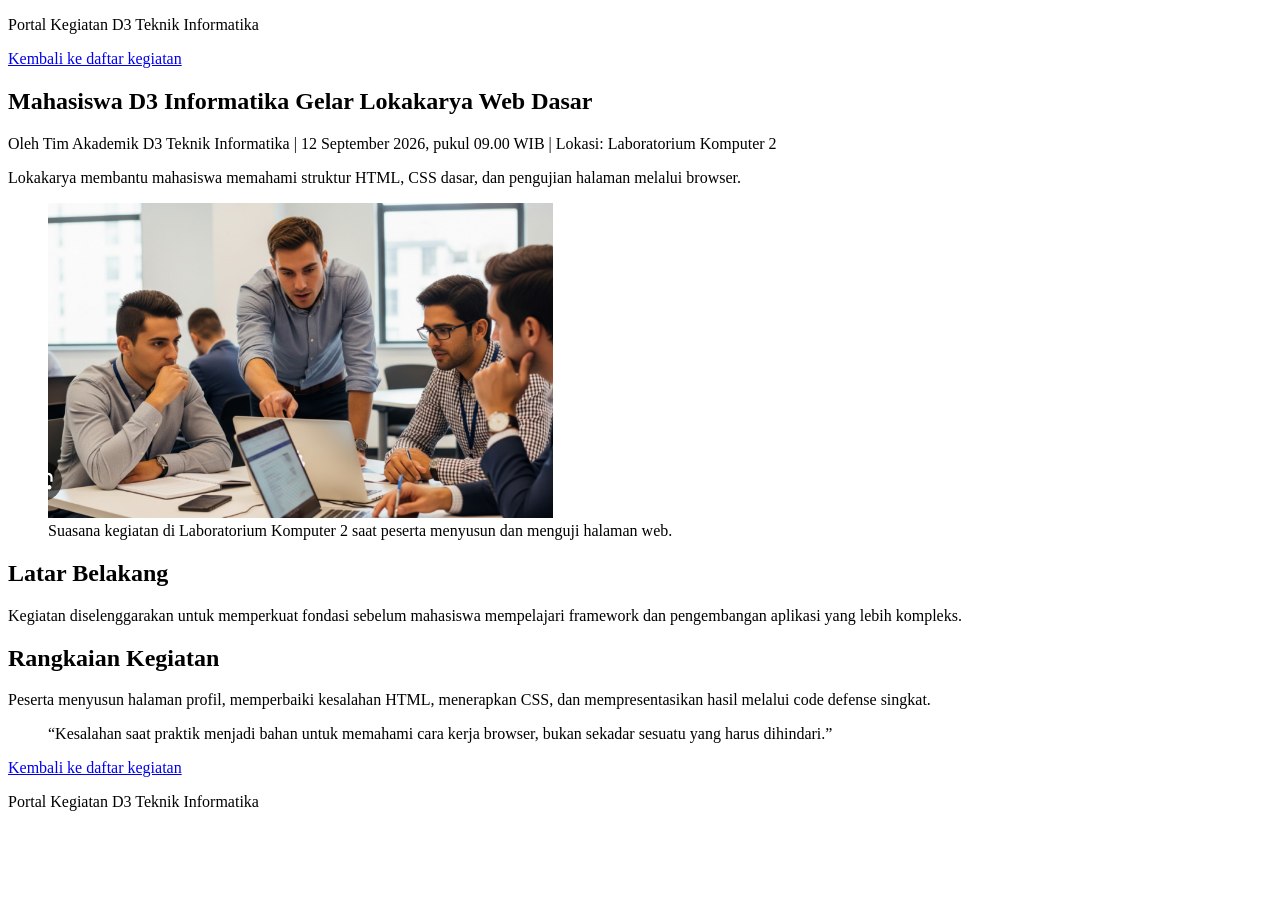
<file: indepChallenge-modul01/artikel.html>
<!DOCTYPE html>
<html lang="id">
<head>
    <meta charset="UTF-8">
    <meta name="viewport" content="width=device-width, initial-scale=1.0">
    <title>Mahasiswa D3 Informatika Gelar Lokakarya Web Dasar</title>
</head>

<body>
    <header>
        <p>Portal Kegiatan D3 Teknik Informatika</p>
        <nav aria-label="Navigasi halaman">
            <a href="daftar-kegiatan.html">Kembali ke daftar kegiatan</a>
        </nav>
    </header>

    <main>
        <article>
            <header>
                <h1>Mahasiswa D3 Informatika Gelar Lokakarya Web Dasar</h1>
                <p>
                    Oleh <span>Tim Akademik D3 Teknik Informatika</span> |
                    <time datetime="2026-09-12T09:00:00+07:00">12 September 2026, pukul 09.00 WIB</time> |
                    Lokasi: <span>Laboratorium Komputer 2</span>
                </p>
                <p>
                    Lokakarya membantu mahasiswa memahami struktur HTML, CSS dasar, dan pengujian
                    halaman melalui browser.
                </p>
            </header>

            <figure>
                <img src="assets/lokakarya-web.png" alt="Peserta lokakarya web dasar berdiskusi di depan komputer">
                <figcaption>
                    Suasana kegiatan di Laboratorium Komputer 2 saat peserta menyusun dan menguji halaman web.
                </figcaption>
            </figure>

            <section id="latar-belakang">
                <h2>Latar Belakang</h2>
                <p>
                    Kegiatan diselenggarakan untuk memperkuat fondasi sebelum mahasiswa mempelajari
                    framework dan pengembangan aplikasi yang lebih kompleks.
                </p>
            </section>

            <section id="rangkaian-kegiatan">
                <h2>Rangkaian Kegiatan</h2>
                <p>
                    Peserta menyusun halaman profil, memperbaiki kesalahan HTML, menerapkan CSS, dan
                    mempresentasikan hasil melalui code defense singkat.
                </p>
            </section>

            <blockquote>
            <p>
                “Kesalahan saat praktik menjadi bahan untuk memahami cara kerja browser, bukan
                sekadar sesuatu yang harus dihindari.”
            </p>
            </blockquote>

            <p>
            <a href="daftar-kegiatan.html">Kembali ke daftar kegiatan</a>
            </p>
        </article>
    </main>

    <footer>
        <p>Portal Kegiatan D3 Teknik Informatika</p>
    </footer>
</body>

</html>
</file>
<file: praktikum-modul01-017-Maulida/css/style.css>
*, *::before, *::after {
    box-sizing: border-box;
    margin: 0;
    padding: 0;
}

:root {
    --color-primary: #2563eb;        
    --color-bg: #f3f4f6;           
    --color-surface: #ffffff;     
    --color-text: #1f2937;           
    --color-text-muted: #6b7280;     
    
    --spacing-sm: 0.5rem;
    --spacing-md: 1rem;
    --spacing-lg: 1.5rem;
    --spacing-xl: 2rem;
    
    --radius-card: 12px;
    --radius-button: 6px;
    --font-base: system-ui, -apple-system, sans-serif;
}

body {
    font-family: var(--font-base);
    background-color: var(--color-bg);
    color: var(--color-text);
    line-height: 1.6;
    font-size: 1rem; 
}

.container {
    width: min(100% - 2rem, 960px); 
    margin-inline: auto;
}

header {
    background-color: var(--color-surface);
    border-bottom: 1px solid #e5e7eb;
    padding-block: var(--spacing-md);
}

.nav-wrapper {
    display: flex;
    justify-content: space-between;
    align-items: center;
    flex-wrap: wrap;
    gap: var(--spacing-md);
}

h1 {
    font-size: 1.75rem; 
    line-height: 1.2;
}

nav {
    display: flex;
    gap: var(--spacing-md);
}

/*reusable*/
.nav-link {
    text-decoration: none;
    color: var(--color-text-muted);
    font-weight: 500;
    padding: 0.25rem 0.5rem;
    border-radius: 4px;
    transition: color 0.2s, background-color 0.2s;
}

.nav-link:hover {
    color: var(--color-primary);
    background-color: var(--color-bg);
}

.nav-link:focus-visible {
    outline: 2px solid var(--color-primary);
    outline-offset: 2px;
}

/*layout section*/
main {
    padding-block: var(--spacing-xl);
    display: flex;
    flex-direction: column;
    gap: var(--spacing-lg); /*jarak antar kartu konsisten*/
}

.card-list {
    display: flex;
    flex-direction: column; /* Default: satu kolom untuk mobile */
    gap: var(--spacing-lg);
    flex-wrap: wrap;        /* Mengizinkan wrap jika ruang tidak cukup */
}

.card {
    background-color: var(--color-surface);
    padding: var(--spacing-xl);
    border-radius: var(--radius-card);
    border: 1px solid #e5e7eb;
    box-shadow: 0 1px 3px rgba(0, 0, 0, 0.05);
    flex: 1 1 300px;
    overflow-wrap: break-word;
}

h2 {
    font-size: 1.25rem;
    margin-bottom: var(--spacing-md);
}

.card img {
    max-width: 100%;
    height: auto;
    border-radius: 8px;
    margin-bottom: var(--spacing-md);
    display: block;
}

/*daftar keterampilan*/
.card ul {
    list-style: none;
    display: flex;
    flex-wrap: wrap;
    gap: var(--spacing-sm);
}

.card li {
    background-color: var(--color-bg);
    padding: 0.25rem 0.75rem;
    border-radius: 999px;
    font-size: 0.875rem;
}

.button {
    display: inline-block;
    background-color: var(--color-primary);
    color: #ffffff;
    text-decoration: none;
    padding: 0.75rem var(--spacing-lg);
    border-radius: var(--radius-button);
    font-weight: bold;
    transition: background-color 0.2s ease;
}

.button:hover {
    background-color: var(--color-primary-hover, #1d4ed8); 
}

.button:focus-visible {
    outline: 2px solid var(--color-primary);
    outline-offset: 2px; 
}

footer {
    background-color: var(--color-surface);
    border-top: 1px solid #e5e7eb;
    padding-block: var(--spacing-lg);
    text-align: center;
    font-size: 0.875rem;
    color: var(--color-text-muted);
}

@media (min-width: 768px) {
    .card-list {
        flex-direction: row; /* Mengubah arah layout menjadi baris */
    }
}
</file>
<file: week2/css/style.css>
/* ---------- 1. Design tokens ---------- */

:root {
  --warna-utama: #2e5e44;
  --warna-utama-poek: #1f4230;
  --warna-aksen: #d98e14;
  --warna-aksen-poek: #b87508;
  --warna-teks: #14201a;
  --warna-teks-lembut: #4b5a51;
  --warna-latar: #ecefe6;
  --warna-bidang: #ffffff;
  --warna-garis: #cfd8c6;
  --warna-error: #b91c1c;
  --warna-sukses: #166534;

  --spasi: 1rem;
  --spasi-sedang: 1.5rem;
  --spasi-besar: 3rem;

  --radius: 10px;
  --lebar-konten: 1120px;
  --transisi: 200ms ease;

  --font-judul: "Lora", Georgia, "Times New Roman", serif;
  --font-teks: "Source Sans 3", "Segoe UI", system-ui, sans-serif;
  --font-aksara: "Noto Sans Sundanese", "Noto Sans", sans-serif;
}

/* ---------- 2. Reset ringan ---------- */

*,
*::before,
*::after {
  box-sizing: border-box;
}

body,
h1, h2, h3,
p, ul, ol, dl, dd, figure, blockquote {
  margin: 0;
}

ul, ol {
  padding: 0;
  list-style: none;
}

[hidden] {
  display: none !important;
}

img {
  max-width: 100%;
  height: auto;
  display: block;
}

body {
  font: 1rem/1.65 var(--font-teks);
  color: var(--warna-teks);
  background-color: var(--warna-latar);
  overflow-wrap: break-word;
  transition: background var(--transisi), color var(--transisi);
}

/* ---------- 3. Tipografi ---------- */

h1, h2, h3 {
  font-family: var(--font-judul);
  font-weight: 600;
  line-height: 1.2;
  color: var(--warna-utama-poek);
}

h1 {
  font-size: clamp(1.9rem, 5.5vw, 3.1rem);
  letter-spacing: -0.015em;
}

h2 {
  font-size: clamp(1.5rem, 3.5vw, 2.1rem);
}

h3 {
  font-size: 1.2rem;
}

p {
  max-width: 62ch;
}

b {
  font-weight: 600;
}

a {
  color: var(--warna-utama);
}

/* ---------- 4. Utilitas ---------- */

.container {
  width: min(100% - 2rem, var(--lebar-konten));
  margin-inline: auto;
}

.narrow {
  max-width: 46rem;
}

.visually-hidden {
  position: absolute;
  width: 1px;
  height: 1px;
  clip-path: inset(50%);
  overflow: hidden;
  white-space: nowrap;
}

.skip-link {
  position: absolute;
  left: -999px;
  top: 0;
  background: var(--warna-bidang);
  padding: var(--spasi);
  z-index: 100;
}

.skip-link:focus {
  left: 0;
}

:focus-visible {
  outline: 3px solid var(--warna-aksen);
  outline-offset: 3px;
}

/* ---------- 5. Header dan navigasi ---------- */

.site-header {
  position: sticky;
  top: 0;
  z-index: 50;
  background: var(--warna-bidang);
  border-bottom: 1px solid var(--warna-garis);
  transition: background var(--transisi);
}

.header-bar {
  display: flex;
  flex-wrap: wrap;
  align-items: center;
  justify-content: space-between;
  gap: 0.5rem;
  padding-block: 0.9rem;
}

.brand {
  display: flex;
  align-items: center;
  gap: 0.6rem;
  font-family: var(--font-judul);
  font-size: 1.15rem;
  font-weight: 600;
  color: var(--warna-utama-poek);
  text-decoration: none;
}

.brand-mark {
  font-family: var(--font-aksara);
  font-size: 1.6rem;
  line-height: 1;
  color: var(--warna-aksen);
}

/* Hamburger button — visible only on mobile */
.nav-toggle {
  display: flex;
  flex-direction: column;
  justify-content: center;
  gap: 5px;
  width: 40px;
  height: 40px;
  padding: 8px;
  background: transparent;
  border: 1px solid var(--warna-garis);
  border-radius: 6px;
  cursor: pointer;
}

.hamburger-line {
  display: block;
  width: 100%;
  height: 2px;
  background: var(--warna-teks);
  border-radius: 2px;
  transition: transform var(--transisi), opacity var(--transisi);
}

/* Animated X when open */
.nav-toggle[aria-expanded="true"] .hamburger-line:nth-child(1) {
  transform: translateY(7px) rotate(45deg);
}
.nav-toggle[aria-expanded="true"] .hamburger-line:nth-child(2) {
  opacity: 0;
}
.nav-toggle[aria-expanded="true"] .hamburger-line:nth-child(3) {
  transform: translateY(-7px) rotate(-45deg);
}

/* Nav list — hidden on mobile until toggled */
.nav-list {
  display: none;
  flex-direction: column;
  gap: 0.2rem;
  width: 100%;
  padding-top: 0.5rem;
}

.nav-list.is-open {
  display: flex;
}

.nav-link {
  display: block;
  padding: 0.6rem 0;
  color: var(--warna-teks-lembut);
  text-decoration: none;
  border-bottom: 2px solid transparent;
}

.nav-link:hover {
  color: var(--warna-utama);
  border-bottom-color: var(--warna-aksen);
}

/* Theme toggle button */
.btn-tema {
  padding: 0.4rem 0.8rem;
  font-size: 0.85rem;
  font-family: inherit;
  background: var(--warna-latar);
  color: var(--warna-teks-lembut);
  border: 1px solid var(--warna-garis);
  border-radius: 6px;
  cursor: pointer;
  transition: background var(--transisi), color var(--transisi);
}

.btn-tema:hover {
  background: var(--warna-garis);
}

/* ---------- 6. Tombol ---------- */

.button {
  display: inline-block;
  padding: 0.75rem 1.4rem;
  background: var(--warna-utama);
  color: var(--warna-bidang);
  font-family: inherit;
  font-size: 1rem;
  font-weight: 600;
  text-decoration: none;
  border: none;
  border-radius: var(--radius);
  cursor: pointer;
  transition: background var(--transisi);
}

.button:hover {
  background: var(--warna-utama-poek);
}

.button-terang {
  background: var(--warna-aksen);
  color: var(--warna-teks);
}

.button-terang:hover {
  background: var(--warna-aksen-poek);
  color: var(--warna-bidang);
}

.button-kecil {
  padding: 0.5rem 1rem;
  font-size: 0.9rem;
}

.link-quiet {
  color: var(--warna-teks-lembut);
}

/* ---------- 7. Hero ---------- */

.hero {
  padding-block: var(--spasi-besar);
}

.hero-grid {
  display: flex;
  flex-direction: column;
  gap: var(--spasi-besar);
}

.hero-lead {
  margin-top: var(--spasi-sedang);
  font-size: 1.1rem;
  color: var(--warna-teks-lembut);
}

.hero-actions {
  display: flex;
  flex-wrap: wrap;
  align-items: center;
  gap: var(--spasi-sedang);
  margin-top: var(--spasi-sedang);
}

/* Panel spesimen aksara */
.specimen {
  background: var(--warna-bidang);
  border: 1px solid var(--warna-garis);
  border-top: 4px solid var(--warna-aksen);
  border-radius: var(--radius);
  padding: var(--spasi-sedang);
  transition: background var(--transisi), border-color var(--transisi);
}

.specimen-word {
  font-family: var(--font-aksara);
  font-size: clamp(2.8rem, 12vw, 4.5rem);
  line-height: 1.4;
  color: var(--warna-utama);
  text-align: center;
  margin-bottom: var(--spasi);
}

.specimen-parts {
  display: flex;
  flex-wrap: wrap;
  gap: 0.6rem;
  justify-content: center;
  padding-bottom: var(--spasi-sedang);
  border-bottom: 1px solid var(--warna-garis);
}

.specimen-parts li {
  flex: 0 1 5rem;
  text-align: center;
  padding: 0.5rem 0.3rem;
  background: var(--warna-latar);
  border-radius: 6px;
  transition: background var(--transisi);
}

.glyph {
  display: block;
  font-family: var(--font-aksara);
  font-size: 1.7rem;
  line-height: 1.5;
  color: var(--warna-utama);
}

.latin {
  font-size: 0.9rem;
  color: var(--warna-teks-lembut);
}

.specimen figcaption {
  margin-top: var(--spasi-sedang);
  font-size: 0.95rem;
  color: var(--warna-teks-lembut);
}

/* ---------- 8. Section umum ---------- */

.section {
  padding-block: var(--spasi-besar);
}

.section-alt {
  background: var(--warna-bidang);
  border-block: 1px solid var(--warna-garis);
  transition: background var(--transisi), border-color var(--transisi);
}

.section-lead {
  margin-top: 0.75rem;
  color: var(--warna-teks-lembut);
}

/* ---------- 9. Filter bar ---------- */

.filter-bar {
  display: flex;
  align-items: center;
  gap: 0.75rem;
  margin-top: var(--spasi-sedang);
}

.filter-bar label {
  font-size: 0.95rem;
  color: var(--warna-teks-lembut);
}

.filter-bar select {
  appearance: none;
  padding: 0.55rem 2.2rem 0.55rem 0.9rem;
  font-family: inherit;
  font-size: 0.95rem;
  font-weight: 600;
  border: 2px solid var(--warna-garis);
  border-radius: 8px;
  background-color: var(--warna-bidang);
  background-image: url("data:image/svg+xml,%3Csvg xmlns='http://www.w3.org/2000/svg' width='12' height='8'%3E%3Cpath d='M1 1l5 5 5-5' stroke='%234b5a51' stroke-width='2' fill='none' stroke-linecap='round'/%3E%3C/svg%3E");
  background-repeat: no-repeat;
  background-position: right 0.7rem center;
  color: var(--warna-teks);
  cursor: pointer;
  transition: border-color var(--transisi), background-color var(--transisi), box-shadow var(--transisi);
}

/* ---------- 10. Kartu divisi (Flexbox, rendered by JS) ---------- */

.card-list {
  display: flex;
  flex-direction: column;
  flex-wrap: wrap;
  gap: var(--spasi-sedang);
  margin-top: var(--spasi-sedang);
}

.card {
  flex: 1 1 15rem;
  min-width: 0;
  background: var(--warna-bidang);
  border: 1px solid var(--warna-garis);
  border-radius: var(--radius);
  padding: var(--spasi-sedang);
  transition: background var(--transisi), border-color var(--transisi);
}

.card h3 {
  padding-bottom: 0.6rem;
  border-bottom: 2px solid var(--warna-aksen);
}

.badge-kategori {
  display: inline-block;
  margin-top: 0.5rem;
  padding: 0.2rem 0.6rem;
  font-size: 0.8rem;
  font-weight: 600;
  background: var(--warna-latar);
  color: var(--warna-utama);
  border-radius: 4px;
  transition: background var(--transisi);
}

.card p {
  margin-top: 0.7rem;
  font-size: 0.98rem;
  color: var(--warna-teks-lembut);
}

.pesan-kosong {
  padding: var(--spasi-sedang);
  text-align: center;
  color: var(--warna-teks-lembut);
  font-style: italic;
}

/* ---------- 11. Jadwal ---------- */

.jadwal {
  margin-top: var(--spasi-besar);
  border-top: 1px solid var(--warna-garis);
}

.jadwal-baris {
  display: flex;
  flex-direction: column;
  gap: 0.35rem;
  padding-block: var(--spasi-sedang);
  border-bottom: 1px solid var(--warna-garis);
}

.jadwal dt {
  font-family: var(--font-judul);
  font-weight: 600;
  color: var(--warna-utama);
  flex: 0 0 12rem;
}

.jadwal dd {
  margin: 0;
  color: var(--warna-teks-lembut);
}

/* ---------- 12. Status bar (async loading) ---------- */

.status-bar {
  margin-block: 0.75rem;
  padding: 0.75rem 1rem;
  border-left: 4px solid var(--warna-garis);
  background: var(--warna-bidang);
  border-radius: 0 6px 6px 0;
  font-size: 0.95rem;
  color: var(--warna-teks-lembut);
  transition: background var(--transisi), border-color var(--transisi);
}

.status-bar[data-state="loading"] {
  border-left-color: var(--warna-aksen);
}

.status-bar[data-state="success"] {
  border-left-color: var(--warna-sukses);
}

.status-bar[data-state="error"] {
  border-left-color: var(--warna-error);
}

/* ---------- 13. Testimoni (async loaded) ---------- */

.testimoni-list {
  display: flex;
  flex-direction: column;
  gap: var(--spasi-sedang);
  margin-top: var(--spasi-sedang);
}

.testimoni-item {
  display: flex;
  flex-direction: column;
  gap: var(--spasi);
  background: var(--warna-bidang);
  border: 1px solid var(--warna-garis);
  border-radius: var(--radius);
  padding: var(--spasi-sedang);
  transition: background var(--transisi), border-color var(--transisi);
}

.testimoni-item .cerita-foto {
  margin: 0;
}

.testimoni-item .cerita-foto img {
  width: 100%;
  aspect-ratio: 16 / 9;
  object-fit: cover;
  border-radius: 6px;
  border: 1px solid var(--warna-garis);
}

.testimoni-item .kutipan {
  padding-left: var(--spasi);
  border-left: 3px solid var(--warna-aksen);
}

.testimoni-item .kutipan p {
  font-family: var(--font-judul);
  font-size: 1.05rem;
  line-height: 1.5;
  color: var(--warna-utama-poek);
}

.testimoni-item .kutipan footer {
  margin-top: 0.5rem;
  font-size: 0.9rem;
  color: var(--warna-teks-lembut);
}

/* ---------- 14. FAQ Accordion ---------- */

.accordion {
  margin-top: var(--spasi-sedang);
}

.accordion-item {
  border-bottom: 1px solid var(--warna-garis);
}

.accordion-item h3 {
  margin: 0;
}

.accordion-trigger {
  display: flex;
  align-items: center;
  justify-content: space-between;
  width: 100%;
  padding: 1rem 0;
  font-family: var(--font-teks);
  font-size: 1.05rem;
  font-weight: 600;
  text-align: left;
  color: var(--warna-teks);
  background: transparent;
  border: none;
  cursor: pointer;
  gap: 1rem;
  transition: color var(--transisi);
}

.accordion-trigger:hover {
  color: var(--warna-utama);
}

.accordion-trigger::after {
  content: "+";
  flex-shrink: 0;
  font-size: 1.3rem;
  font-weight: 400;
  color: var(--warna-aksen);
  transition: transform var(--transisi);
}

.accordion-trigger[aria-expanded="true"]::after {
  content: "−";
}

.accordion-panel {
  overflow: hidden;
}

.accordion-panel p {
  padding-bottom: 1rem;
  color: var(--warna-teks-lembut);
  line-height: 1.7;
}

/* ---------- 15. Form pendaftaran ---------- */

.form-daftar {
  margin-top: var(--spasi-sedang);
}

.form-field {
  margin-bottom: var(--spasi);
}

.form-field label {
  display: block;
  margin-bottom: 0.35rem;
  font-weight: 600;
  color: var(--warna-bidang);
}

.form-field input,
.form-field select {
  display: block;
  width: 100%;
  padding: 0.7rem 0.9rem;
  font-family: inherit;
  font-size: 1rem;
  border: 1px solid var(--warna-garis);
  border-radius: 6px;
  background: var(--warna-bidang);
  color: var(--warna-teks);
  transition: border-color var(--transisi), background var(--transisi);
}

.form-field input:focus,
.form-field select:focus {
  border-color: var(--warna-aksen);
}

.form-field input[aria-invalid="true"],
.form-field select[aria-invalid="true"] {
  border-color: var(--warna-error);
  outline-color: var(--warna-error);
}

.error {
  display: block;
  min-height: 1.3rem;
  margin-top: 0.25rem;
  font-size: 0.88rem;
  color: #ff9b9b;
}

/* ---------- 16. CTA penutup ---------- */

.cta {
  background: var(--warna-utama-poek);
  color: var(--warna-latar);
}

.cta h2 {
  color: var(--warna-bidang);
}

.cta p {
  margin-top: var(--spasi);
  color: #d6e0d8;
}

.cta-catatan {
  font-size: 0.95rem;
}

/* ---------- 17. Footer ---------- */

.site-footer {
  background: var(--warna-bidang);
  border-top: 1px solid var(--warna-garis);
  padding-block: var(--spasi-sedang);
  transition: background var(--transisi), border-color var(--transisi);
}

.footer-bar {
  display: flex;
  flex-wrap: wrap;
  justify-content: space-between;
  gap: 0.5rem var(--spasi-sedang);
  font-size: 0.95rem;
  color: var(--warna-teks-lembut);
}

/* ---------- 18. Back to top ---------- */

.back-to-top {
  position: fixed;
  bottom: 1.5rem;
  right: 1.5rem;
  width: 44px;
  height: 44px;
  font-size: 1.3rem;
  line-height: 1;
  background: var(--warna-utama);
  color: var(--warna-bidang);
  border: none;
  border-radius: 50%;
  cursor: pointer;
  opacity: 0;
  visibility: hidden;
  transition: opacity var(--transisi), visibility var(--transisi), background var(--transisi);
  z-index: 40;
}

.back-to-top.visible {
  opacity: 1;
  visibility: visible;
}

.back-to-top:hover {
  background: var(--warna-utama-poek);
}

/* ---------- 19. Dark theme ---------- */

body.dark-theme {
  --warna-teks: #e0e7e2;
  --warna-teks-lembut: #a8b5ad;
  --warna-latar: #0f1a13;
  --warna-bidang: #1a2b20;
  --warna-garis: #2e4237;
  --warna-utama-poek: #8ec4a2;
}

body.dark-theme h1,
body.dark-theme h2,
body.dark-theme h3 {
  color: #c8e6d2;
}

body.dark-theme .brand {
  color: #c8e6d2;
}

body.dark-theme .nav-link {
  color: var(--warna-teks-lembut);
}

body.dark-theme .nav-link:hover {
  color: var(--warna-aksen);
}

body.dark-theme .hamburger-line {
  background: var(--warna-teks);
}

body.dark-theme .accordion-trigger {
  color: var(--warna-teks);
}

body.dark-theme .btn-tema {
  background: var(--warna-garis);
  color: var(--warna-teks);
  border-color: #3d5a49;
}

body.dark-theme .filter-bar select {
  background: var(--warna-bidang);
  color: var(--warna-teks);
  border-color: var(--warna-garis);
}

body.dark-theme .form-field input,
body.dark-theme .form-field select {
  background: #142119;
  color: var(--warna-teks);
  border-color: var(--warna-garis);
}

body.dark-theme .form-field label {
  color: #d6e0d8;
}

body.dark-theme .cta {
  background: #0a1510;
}

body.dark-theme .testimoni-item .kutipan p {
  color: #c8e6d2;
}

body.dark-theme .status-bar {
  background: var(--warna-bidang);
}

/* ---------- 20. Responsive ---------- */

@media (min-width: 640px) {
  .card-list {
    flex-direction: row;
  }

  .jadwal-baris {
    flex-direction: row;
    gap: var(--spasi-sedang);
  }

  .testimoni-item {
    flex-direction: row;
    align-items: center;
  }

  .testimoni-item .cerita-foto {
    flex: 0 0 35%;
  }

  .testimoni-item .kutipan {
    flex: 1 1 auto;
  }
}

@media (min-width: 900px) {
  /* Show nav inline, hide hamburger */
  .nav-toggle {
    display: none;
  }

  .nav-list {
    display: flex;
    flex-direction: row;
    gap: 0.4rem 1.3rem;
    width: auto;
    padding-top: 0;
  }

  .nav-link {
    padding: 0.35rem 0;
  }

  /* Hero two-column */
  .hero-grid {
    flex-direction: row;
    align-items: center;
  }

  .hero-text {
    flex: 1 1 58%;
  }

  .specimen {
    flex: 1 1 42%;
    min-width: 0;
  }
}

/* ---------- 21. Preferensi pengguna ---------- */

@media (prefers-reduced-motion: reduce) {
  *,
  *::before,
  *::after {
    transition-duration: 0.01ms !important;
    animation-duration: 0.01ms !important;
  }
}
</file>
<file: week1/251511017_Maulida Nur Afifah_Project_Modul1.zip/css/style.css>
:root {
  --warna-utama: #2e5e44;        
  --warna-utama-poek: #1f4230;  
  --warna-aksen: #d98e14;      
  --warna-teks: #14201a;         
  --warna-teks-lembut: #4b5a51;
  --warna-latar: #ecefe6;        
  --warna-bidang: #ffffff;
  --warna-garis: #cfd8c6;

  --spasi: 1rem;
  --spasi-sedang: 1.5rem;
  --spasi-besar: 3rem;

  --radius: 10px;
  --lebar-konten: 1120px;

  --font-judul: "Lora", Georgia, "Times New Roman", serif;
  --font-teks: "Source Sans 3", "Segoe UI", system-ui, sans-serif;
  --font-aksara: "Noto Sans Sundanese", "Noto Sans", sans-serif;
}

*,
*::before,
*::after {
  box-sizing: border-box;
}

body,
h1, h2, h3,
p, ul, ol, dl, dd, figure, blockquote {
  margin: 0;
}

ul, ol {
  padding: 0;
  list-style: none;
}

img {
  max-width: 100%;
  height: auto;
  display: block;
}

body {
  font: 1rem/1.65 var(--font-teks);
  color: var(--warna-teks);
  background-color: var(--warna-latar);
  overflow-wrap: break-word;
}

h1, h2, h3 {
  font-family: var(--font-judul);
  font-weight: 600;
  line-height: 1.2;
  color: var(--warna-utama-poek);
}

h1 {
  font-size: clamp(1.9rem, 5.5vw, 3.1rem);
  letter-spacing: -0.015em;
}

h2 {
  font-size: clamp(1.5rem, 3.5vw, 2.1rem);
}

h3 {
  font-size: 1.2rem;
}

p {
  max-width: 62ch;
}

b {
  font-weight: 600;
}

a {
  color: var(--warna-utama);
}

.container {
  width: min(100% - 2rem, var(--lebar-konten));
  margin-inline: auto;
}

.narrow {
  width: min(100% - 2rem, 46rem);
  margin-inline: auto;
}

.visually-hidden {
  position: absolute;
  width: 1px;
  height: 1px;
  clip-path: inset(50%);
  overflow: hidden;
  white-space: nowrap;
}

.skip-link {
  position: absolute;
  left: -999px;
  top: 0;
  background: var(--warna-bidang);
  padding: var(--spasi);
  z-index: 10;
}

.skip-link:focus {
  left: 0;
}

:focus-visible {
  outline: 3px solid var(--warna-aksen);
  outline-offset: 3px;
}

.site-header {
  background: var(--warna-bidang);
  border-bottom: 1px solid var(--warna-garis);
}

.header-bar {
  display: flex;
  flex-wrap: wrap;
  align-items: center;
  justify-content: space-between;
  gap: var(--spasi);
  padding-block: 0.9rem;
}

.brand {
  display: flex;
  align-items: center;
  gap: 0.6rem;
  font-family: var(--font-judul);
  font-size: 1.15rem;
  font-weight: 600;
  color: var(--warna-utama-poek);
  text-decoration: none;
}

.brand-mark {
  font-family: var(--font-aksara);
  font-size: 1.6rem;
  line-height: 1;
  color: var(--warna-aksen);
}

.nav-list {
  display: flex;
  flex-wrap: wrap;
  gap: 0.4rem 1.3rem;
}

.nav-link {
  display: inline-block;
  padding: 0.35rem 0;
  color: var(--warna-teks-lembut);
  text-decoration: none;
  border-bottom: 2px solid transparent;
}

.nav-link:hover {
  color: var(--warna-utama);
  border-bottom-color: var(--warna-aksen);
}

.button {
  display: inline-block;
  padding: 0.75rem 1.4rem;
  background: var(--warna-utama);
  color: var(--warna-bidang);
  font-weight: 600;
  text-decoration: none;
  border-radius: var(--radius);
}

.button:hover {
  background: var(--warna-utama-poek);
}

.button-terang {
  background: var(--warna-aksen);
  color: var(--warna-teks);
}

.button-terang:hover {
  background: #b87508;
  color: var(--warna-bidang);
}

.link-quiet {
  color: var(--warna-teks-lembut);
}

.hero {
  padding-block: var(--spasi-besar);
}

.hero-grid {
  display: flex;
  flex-direction: column;
  gap: var(--spasi-besar);
}

.hero-lead {
  margin-top: var(--spasi-sedang);
  font-size: 1.1rem;
  color: var(--warna-teks-lembut);
}

.hero-actions {
  display: flex;
  flex-wrap: wrap;
  align-items: center;
  gap: var(--spasi-sedang);
  margin-top: var(--spasi-sedang);
}

.specimen {
  background: var(--warna-bidang);
  border: 1px solid var(--warna-garis);
  border-top: 4px solid var(--warna-aksen);
  border-radius: var(--radius);
  padding: var(--spasi-sedang);
}

.specimen-word {
  font-family: var(--font-aksara);
  font-size: clamp(2.8rem, 12vw, 4.5rem);
  line-height: 1.4;
  color: var(--warna-utama);
  text-align: center;
  margin-bottom: var(--spasi);
}

.specimen-parts {
  display: flex;
  flex-wrap: wrap;
  gap: 0.6rem;
  justify-content: center;
  padding-bottom: var(--spasi-sedang);
  border-bottom: 1px solid var(--warna-garis);
}

.specimen-parts li {
  flex: 0 1 5rem;
  text-align: center;
  padding: 0.5rem 0.3rem;
  background: var(--warna-latar);
  border-radius: 6px;
}

.glyph {
  display: block;
  font-family: var(--font-aksara);
  font-size: 1.7rem;
  line-height: 1.5;
  color: var(--warna-utama);
}

.latin {
  font-size: 0.9rem;
  color: var(--warna-teks-lembut);
}

.specimen figcaption {
  margin-top: var(--spasi-sedang);
  font-size: 0.95rem;
  color: var(--warna-teks-lembut);
}

.section {
  padding-block: var(--spasi-besar);
}

.section-alt {
  background: var(--warna-bidang);
  border-block: 1px solid var(--warna-garis);
}

.section-lead {
  margin-top: 0.75rem;
  color: var(--warna-teks-lembut);
}

.card-list {
  display: flex;
  flex-direction: column;
  flex-wrap: wrap;
  gap: var(--spasi-sedang);
  margin-top: var(--spasi-besar);
}

.card {
  flex: 1 1 15rem;
  min-width: 0;
  background: var(--warna-bidang);
  border: 1px solid var(--warna-garis);
  border-radius: var(--radius);
  padding: var(--spasi-sedang);
}

.card h3 {
  padding-bottom: 0.6rem;
  border-bottom: 2px solid var(--warna-aksen);
}

.card p {
  margin-top: 0.9rem;
  font-size: 0.98rem;
  color: var(--warna-teks-lembut);
}

.jadwal {
  margin-top: var(--spasi-besar);
  border-top: 1px solid var(--warna-garis);
}

.jadwal-baris {
  display: flex;
  flex-direction: column;
  gap: 0.35rem;
  padding-block: var(--spasi-sedang);
  border-bottom: 1px solid var(--warna-garis);
}

.jadwal dt {
  font-family: var(--font-judul);
  font-weight: 600;
  color: var(--warna-utama);
  flex: 0 0 12rem;
}

.jadwal dd {
  margin: 0;
  color: var(--warna-teks-lembut);
}

.kutipan {
  padding-left: var(--spasi-sedang);
  border-left: 4px solid var(--warna-aksen);
}

.kutipan p {
  font-family: var(--font-judul);
  font-size: clamp(1.2rem, 3vw, 1.55rem);
  line-height: 1.5;
  color: var(--warna-utama-poek);
}

.kutipan footer {
  margin-top: var(--spasi);
  font-size: 0.95rem;
  color: var(--warna-teks-lembut);
}


.cerita {
  display: flex;
  flex-direction: column;
  gap: var(--spasi-sedang);
}

.cerita-foto {
  margin: 0;
}

.cerita-foto img {
  width: 100%;
  aspect-ratio: 4 / 3;      
  object-fit: cover;      
  border-radius: var(--radius);
  border: 1px solid var(--warna-garis);
}

.cerita-foto figcaption {
  margin-top: 0.5rem;
  font-size: 0.9rem;
  color: var(--warna-teks-lembut);
}

.cta {
  background: var(--warna-utama-poek);
  color: var(--warna-latar);
}

.cta h2 {
  color: var(--warna-bidang);
}

.cta p {
  margin-top: var(--spasi);
  color: #d6e0d8;
}

.cta-catatan {
  font-size: 0.95rem;
}

.site-footer {
  background: var(--warna-bidang);
  border-top: 1px solid var(--warna-garis);
  padding-block: var(--spasi-sedang);
}

.footer-bar {
  display: flex;
  flex-wrap: wrap;
  justify-content: space-between;
  gap: 0.5rem var(--spasi-sedang);
  font-size: 0.95rem;
  color: var(--warna-teks-lembut);
}

@media (min-width: 640px) {
  .card-list {
    flex-direction: row;
  }

  .jadwal-baris {
    flex-direction: row;
    gap: var(--spasi-sedang);
  }

  .cerita {
    flex-direction: row;
    align-items: center;
  }

  .cerita-foto {
    flex: 0 0 40%;
  }

  .kutipan {
    flex: 1 1 auto;
  }
}

@media (min-width: 900px) {
  .hero-grid {
    flex-direction: row;
    align-items: center;
  }

  .hero-text {
    flex: 1 1 58%;
  }

  .specimen {
    flex: 1 1 42%;
    min-width: 0;
  }
}

@media (prefers-reduced-motion: reduce) {
  * {
    transition: none !important;
    animation: none !important;
  }
}
</file>
<file: week2/eksperimen-2-dom-event/css/style.css>
* { 
  box-sizing: border-box; 
} 
  
body { 
  margin: 0; 
  min-height: 100vh; 
  font-family: Arial, sans-serif; 
  color: #1f2937; 
  background: #f3f4f6; 
  transition: background 200ms, color 200ms; 
} 
  
.container { 
  width: min(90%, 720px); 
  margin-inline: auto; 
  padding-block: 64px; 
} 
  
.praktikum-card { 
  padding: 32px; 
  border: 2px solid #d1d5db; 
  border-radius: 16px; 
  background: #ffffff; 
} 
  
.label { 
  margin: 0 0 8px; 
  font-weight: 700; 
  color: #2563eb; 
} 
  
label, 
input { 
  display: block; 
  width: 100%; 
} 
  
input { 
  margin-top: 8px; 
  padding: 12px; 
  border: 1px solid #9ca3af; 
  border-radius: 8px; 
  font: inherit; 
} 
  
.counter { 
  margin-top: 6px; 
  color: #6b7280; 
} 

.action{
  display: flex; 
  flex-wrap: wrap; 
  gap: 12px; 
  margin-top: 24px; 
} 
  
button { 
  padding: 10px 16px; 
  border: 0; 
  border-radius: 8px; 
  color: #ffffff; 
  background: #2563eb; 
  cursor: pointer; 
} 
  
button:focus-visible { 
  outline: 3px solid #f59e0b; 
  outline-offset: 3px; 
} 
  
body.is-active { 
  color: #f9fafb; 
  background: #111827; 
} 
  
body.is-active .praktikum-card { 
  border-color: #60a5fa; 
  background: #1f2937; 
} 
  
body.is-active .counter { 
  color: #d1d5db; 
} 

.accordion-section {
  margin-top: 32px;
}

.accordion-section h2 {
  font-size: 1.5rem;
  margin-bottom: 16px;
}

.accordion {
  background-color: #ffffff;
  border: 2px solid #d1d5db;
  border-radius: 16px;
  overflow: hidden;
  transition: background-color 200ms, border-color 200ms;
}

.accordion-item {
  border-bottom: 1px solid #d1d5db;
}

.accordion-item:last-child {
  border-bottom: 0;
}

.accordion-header {
  margin: 0;
}

.accordion-trigger {
  width: 100%;
  text-align: left;
  padding: 16px 20px;
  background: none;
  border: 0;
  font-size: 1rem;
  font-weight: 600;
  color: #2563eb;
  cursor: pointer;
  display: flex;
  justify-content: space-between;
  align-items: center;
}
.accordion-trigger:hover,
.accordion-trigger:focus-visible {
  background-color: #f9fafb;
  outline: none;
}

.accordion-trigger:focus-visible {
  outline: 3px solid #f59e0b;
  outline-offset: -3px;
}

.accordion-trigger::after {
  content: '▶';
  font-size: 0.75rem;
  transition: transform 200ms ease;
  color: #6b7280;
}

.accordion-trigger[aria-expanded="true"]::after {
  transform: rotate(90deg);
}

.accordion-content {
  padding: 0 20px 16px 20px;
  line-height: 1.5;
  color: #4b5563;
}

body.is-active .accordion {
  border-color: #60a5fa;
  background-color: #1f2937;
}

body.is-active .accordion-item {
  border-color: #4b5563;
}

body.is-active .accordion-trigger {
  color: #60a5fa;
}

body.is-active .accordion-trigger:hover {
  background-color: #374151;
}

body.is-active .accordion-content {
  color: #d1d5db;
}
</file>
<file: week2/eksperimen-3-async/css/style.css>
/*layout dan kontrol*/
* { 
  box-sizing: border-box; 
} 
  
body { 
  margin: 0; 
  font-family: Arial, sans-serif; 
  color: #1f2937; 
  background: #f3f4f6; 
} 
  
.container { 
  width: min(90%, 760px); 
  margin-inline: auto; 
  padding-block: 64px; 
} 
  
.praktikum-card { 
  padding: 32px; 
  border-radius: 16px; 
  background: #ffffff; 
} 
  
.label { 
  font-weight: 700; 
  color: #2563eb; 
} 
  
button { 
  padding: 10px 16px; 
  border: 0; 
  border-radius: 8px; 
  color: #ffffff; 
  background: #2563eb; 
  cursor: pointer; 
} 
  
button:disabled { 
  cursor: wait; 
  opacity: 0.6; 
} 

/*state dan kartu*/
.status { 
  margin-block: 20px; 
  padding: 12px; 
  border-left: 4px solid #6b7280; 
  background: #f9fafb; 
} 
  
.status[data-state="loading"] { 
  border-color: #d97706; 
} 
  
.status[data-state="success"] { 
  border-color: #16a34a; 
} 
  
.status[data-state="empty"], 
.status[data-state="error"] { 
  border-color: #dc2626; 
} 
  
.grid { 
  display: grid; 
  gap: 12px; 
  margin-top: 24px; 
} 
  
.feature-card { 
  padding: 16px; 
  border: 1px solid #d1d5db; 
  border-radius: 10px; 
} 
  
.feature-card h2, 
.feature-card p { 
  margin-block: 0 8px; 
}
</file>
<file: week2/eksperimen-4-debugging/css/style.css>
* { 
  box-sizing: border-box; 
} 
  
body { 
  margin: 0; 
  font-family: Arial, sans-serif; 
  color: #1f2937; 
  background: #f3f4f6; 
} 
  
.container { 
  width: min(90%, 640px); 
  margin-inline: auto; 
  padding-block: 64px; 
} 
  
.praktikum-card { 
  padding: 32px; 
  border-radius: 16px; 
  background: #ffffff; 
} 
  
.label { 
  font-weight: 700; 
  color: #2563eb; 
} 
  
label, 
input { 
  display: block; 
  width: 100%; 
} 
  
input { 
  margin-block: 6px 16px; 
  padding: 10px; 
} 
  
button { 
  padding: 10px 16px; 
  border: 0; 
  border-radius: 8px; 
  color: #ffffff; 
  background: #2563eb;
}
</file>
<file: week2/homework/css/style.css>
* {
  box-sizing: border-box;
}

:root {
  --bg-color: #f3f4f6;
  --card-bg: #ffffff;
  --text-color: #1f2937;
  --text-muted: #4b5563;
  --border-color: #d1d5db;
  --primary-color: #2563eb;
  --danger-color: #dc2626;
}

/* Variabel Warna Khusus Mode Gelap */
body.dark-theme {
  --bg-color: #111827;
  --card-bg: #1f2937;
  --text-color: #f9fafb;
  --text-muted: #9ca3af;
  --border-color: #4b5563;
  --primary-color: #60a5fa;
  --danger-color: #ef4444;
}

body {
  margin: 0;
  font-family: Arial, sans-serif;
  background-color: var(--bg-color);
  color: var(--text-color);
  transition: background-color 200ms, color 200ms;
}

.container {
  width: min(92%, 500px);
  margin-inline: auto;
  padding-block: 40px;
  display: flex;
  flex-direction: column;
  gap: 16px;
}

/* Kontrol Utama Tombol */
button {
  padding: 10px 16px;
  font-size: 0.95rem;
  border: 0;
  border-radius: 8px;
  cursor: pointer;
  font-weight: 600;
}

.btn-primary { background-color: var(--primary-color); color: #fff; }
.btn-secondary { background-color: #6b7280; color: #fff; margin: flex-start; }

/* Status Box */
.status-box {
  padding: 12px;
  border-left: 4px solid #6b7280;
  background-color: var(--card-bg);
  font-weight: 500;
}
.status-box[data-state="loading"] { border-color: #d97706; color: #d97706; }
.status-box[data-state="success"] { border-color: #16a34a; color: #16a34a; }
.status-box[data-state="error"] { border-color: var(--danger-color); color: var(--danger-color); }

/* Komponen Kartu Profil */
.card {
  background-color: var(--card-bg);
  border: 1px solid var(--border-color);
  border-radius: 16px;
  padding: 28px;
  box-shadow: 0 4px 6px -1px rgb(0 0 0 / 0.05);
}

.profile-header {
  display: flex;
  flex-direction: column;
  align-items: center;
  text-align: center;
}

.avatar {
  width: 110px;
  height: 110px;
  border-radius: 50%;
  object-fit: cover;
  background-color: #e5e7eb;
  margin-bottom: 16px;
  border: 3px solid var(--primary-color);
}

.bio {
  color: var(--text-muted);
  margin-block: 8px 20px;
  line-height: 1.4;
}

.btn-detail-toggle {
  background-color: var(--primary-color);
  color: white;
  width: 100%;
}

/* Konten Daftar Keterampilan */
.profile-detail {
  margin-top: 24px;
  padding-top: 20px;
  border-top: 1px solid var(--border-color);
}

.profile-detail h2 {
  font-size: 1.2rem;
  margin-bottom: 12px;
}

.skill-list {
  list-style: none;
  padding: 0;
  margin: 0 0 20px 0;
  display: flex;
  flex-direction: column;
  gap: 8px;
}

.skill-list li {
  display: flex;
  justify-content: space-between;
  align-items: center;
  padding: 8px 12px;
  background-color: var(--bg-color);
  border-radius: 6px;
  border: 1px solid var(--border-color);
}

.btn-hapus {
  padding: 4px 8px;
  font-size: 0.8rem;
  background-color: var(--danger-color);
  color: white;
}

/* Desain Komponen Form */
.skill-form {
  display: flex;
  flex-direction: column;
  gap: 6px;
}

.form-group {
  display: flex;
  gap: 8px;
}

.skill-form input {
  flex: 1;
  padding: 8px 12px;
  border: 1px solid var(--border-color);
  border-radius: 6px;
  background-color: var(--card-bg);
  color: var(--text-color);
}

.skill-form input[aria-invalid="true"] {
  border-color: var(--danger-color);
  outline-color: var(--danger-color);
}

.btn-add { background-color: #10b981; color: white; }
.error-text { margin: 0; font-size: 0.85rem; color: var(--danger-color); font-weight: 500; }
.pesan-kosong { color: var(--text-muted); font-style: italic; text-align: center; padding: 12px; }
</file>
<file: week2/task-2-dom-form/css/style.css>
* { box-sizing: border-box; } 
body { 
  margin: 0; 
  font-family: Arial, sans-serif; 
  color: #1f2937; 
  background: #f3f4f6; 
} 
.container { 
  width: min(92%, 760px); 
  margin-inline: auto; 
  padding-block: 40px; 
} 
form, .kartu { 
  margin-block: 16px; 
  padding: 20px; 
  border-radius: 12px; 
  background: #ffffff; 
} 
label, input, select, button { display: block; } 
input, select, button { 
  width: 100%; 
  margin-block: 6px 12px; 
  padding: 10px; 
} 
button { cursor: pointer; } 
.grid { display: grid; gap: 12px; } 
.error { display: block; min-height: 20px; color: #b91c1c; } 
[aria-invalid="true"] { outline: 2px solid #b91c1c; }
</file>
<file: week2/task-3-async-loader/css/style.css>
* { box-sizing: border-box; } 
body { 
  margin: 0; 
  font-family: Arial, sans-serif; 
  color: #1f2937; 
  background: #f3f4f6; 
} 
.container { 
  width: min(92%, 760px); 
  margin-inline: auto; 
  padding-block: 48px; 
} 
button { margin: 8px 8px 16px 0; padding: 10px 16px; } 
.grid { display: grid; gap: 12px; } 
.kartu { 
  padding: 16px; 
  border-radius: 12px; 
  background: #ffffff; 
} 
#status[data-state="loading"] { color: #1d4ed8; } 
#status[data-state="error"] { color: #b91c1c; } 
#status[data-state="success"] { color: #166534; }
</file>
